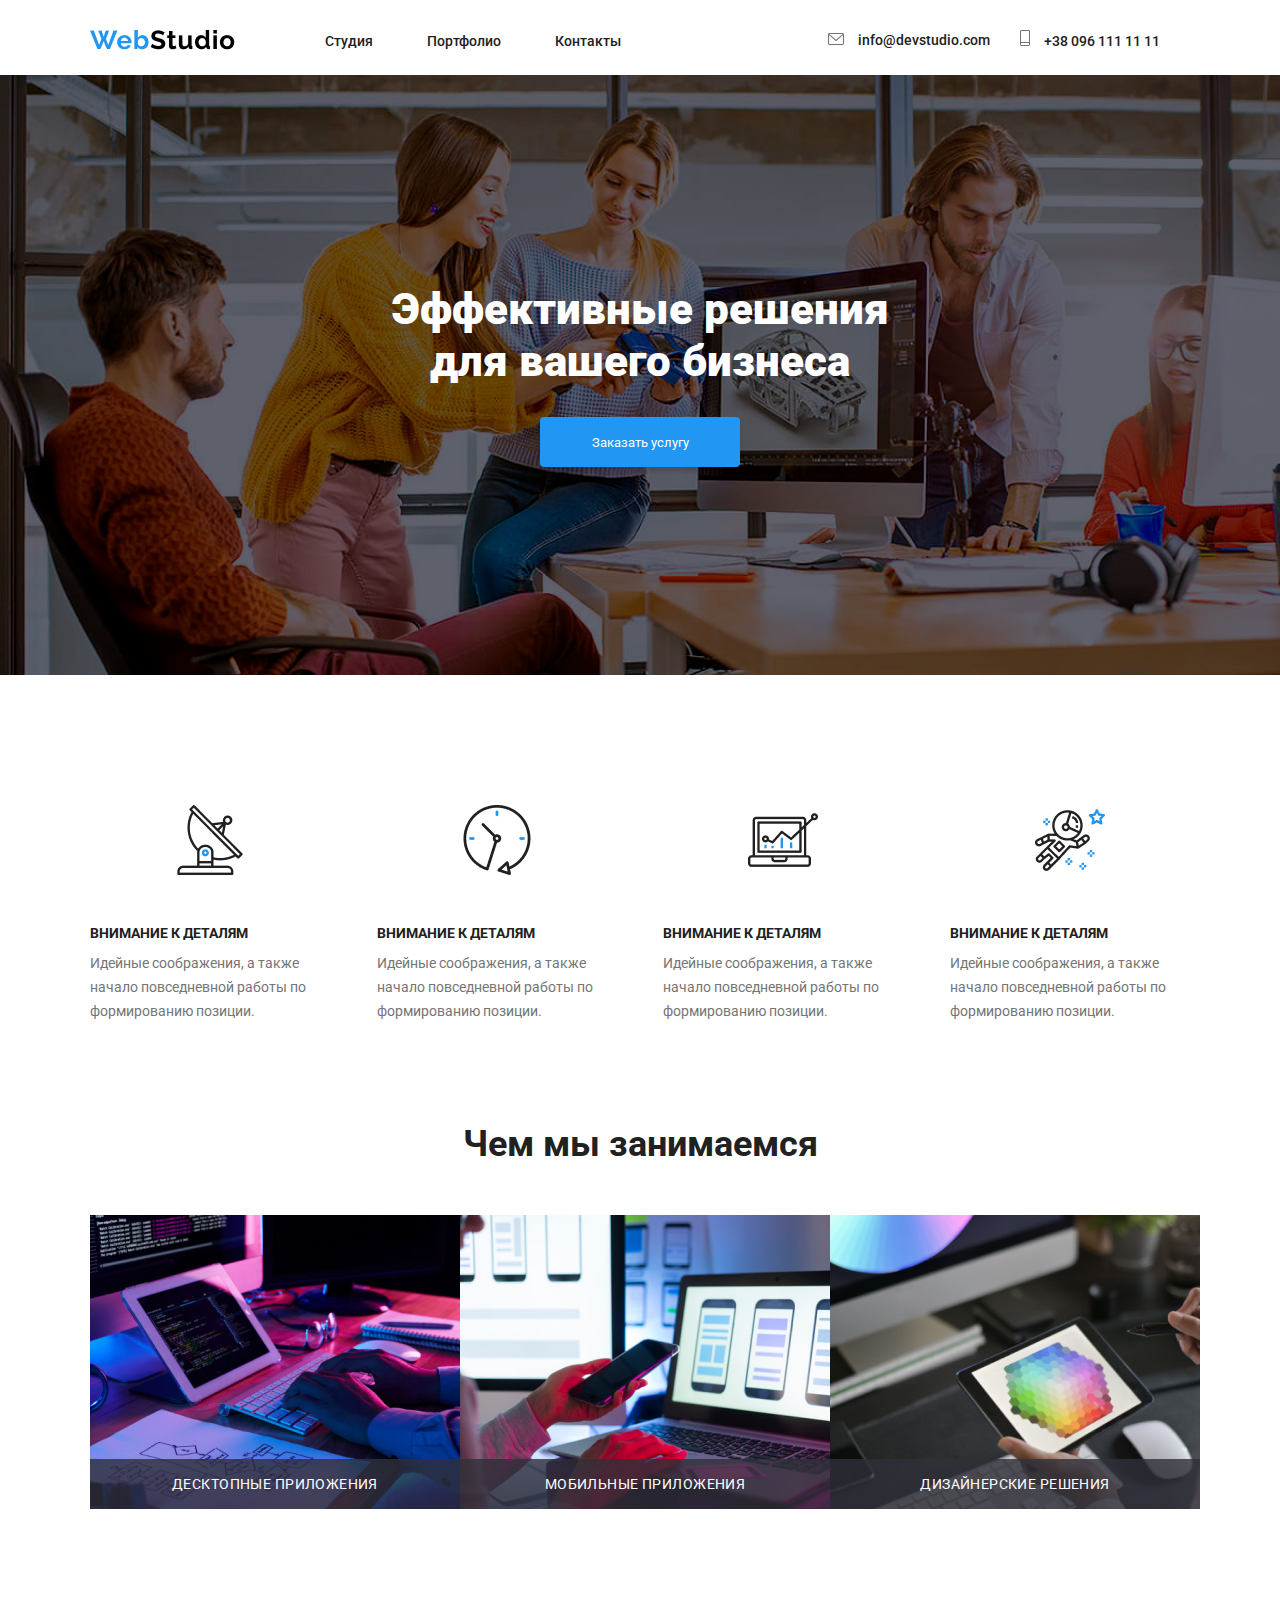
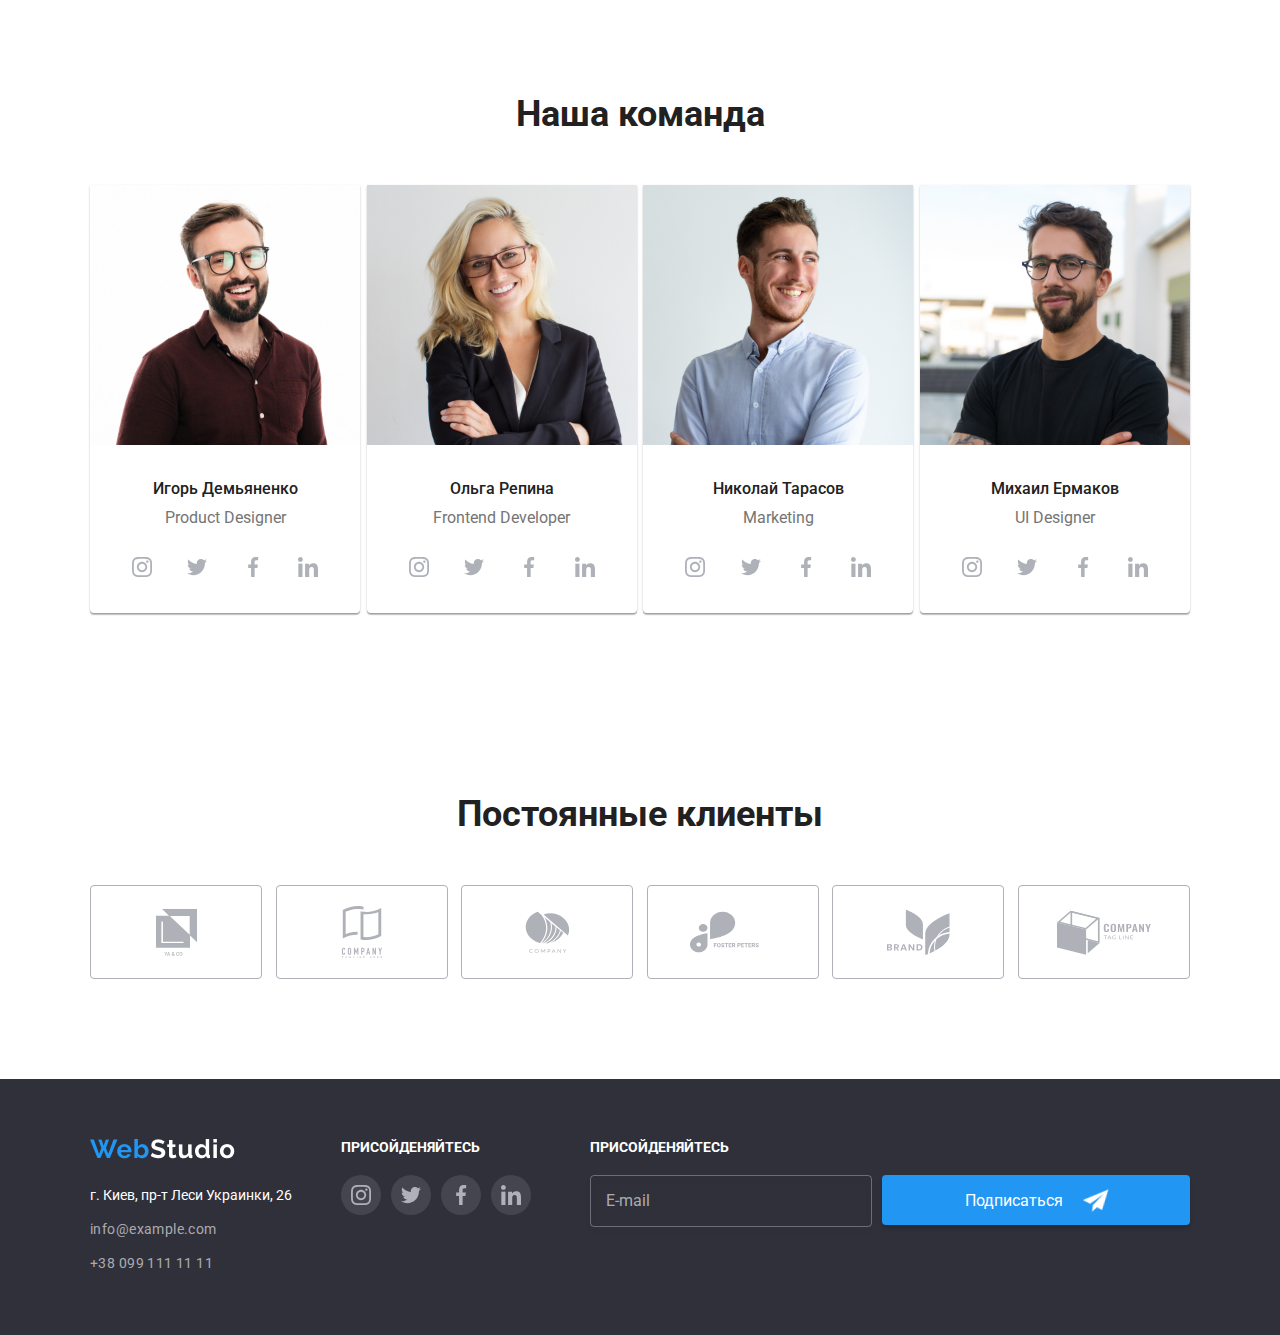
<file: index.html>
<!DOCTYPE html>
<html lang="en">
  <head>
    <meta charset="UTF-8" />
    <meta http-equiv="X-UA-Compatible" content="IE=edge" />
    <meta name="viewport" content="width=device-width, initial-scale=1.0" />
    <link rel="stylesheet" href="./style.css" />
    <link rel="preconnect" href="https://fonts.googleapis.com" />
    <link rel="preconnect" href="https://fonts.gstatic.com" crossorigin />
    <link rel="stylesheet" href="./adaptiv.css" />
    <link
      href="https://fonts.googleapis.com/css2?family=Lato:wght@700;900&family=Roboto:wght@500&display=swap"
      rel="stylesheet"
    />
    <title>WebStudio</title>
  </head>
  <body>
    <!-- header -->
    <section class="header">
      <div class="container">
        <header>
          <!-- burger -->

          <div class="menu">
            <nav class="nav-burger-menu">
              <ul>
                <li>
                  <a class="burger-link" id="home-btn" href="#home">Студия</a>
                </li>

                <li>
                  <a
                    class="burger-link"
                    id="about-me-btn"
                    href="./portfolio.html"
                    >Портфолио</a
                  >
                </li>

                <li>
                  <a class="burger-link" id="skills-btn" href="./event.html"
                    >Контакты</a
                  >
                </li>
              </ul>
            </nav>
            <!-- contact -->
            <div class="burger-contact">
              <a class="tell-burger" href="tel:+38 099 111 11 11"
                >+38 096 111 11 11</a
              >
              <a href="mailto:info@example.com" class="email-contact"
                >info@example.com</a
              >
            </div>
            <!-- social -->
            <div class="burger-social">
              <a class="social-birger-link" href="">Instagram</a>
              <div class="line"></div>
              <a class="social-birger-link" href="">Twitter</a>
              <div class="line"></div>
              <a class="social-birger-link" href="">Facebook</a>
              <div class="line"></div>
              <a class="social-birger-link" href="">LinkedIn</a>
            </div>
          </div>
          <div class="block-span">
            <div class="menu-btn">
              <span></span>
              <span></span>
              <span></span>
            </div>
          </div>
          <!-- burger -->

          <!-- модал -->
          <div id="myModal" class="modal">
            <div class="modal-block">
              <div class="modal-conteiner">
                <div class="modal-body">
                  <div class="modal-header">
                    <a href="">
                      <img
                        id="close"
                        class="close"
                        src="/img/close.png"
                        alt=""
                      />
                    </a>
                  </div>
                  <div class="modal-content">
                    <h1 class="title-modal">
                      Оставьте свои данные, мы вам <br />
                      перезвоним
                    </h1>
                    <div class="modal-forms">
                      <!-- forms -->
                      <!-- block 1 -->
                      <div class="form-block">
                        <p class="p-modal">Имя</p>
                        <div class="form-modal">
                          <input class="modal-input" type="text" />
                          <img
                            class="img-form"
                            src="./img/person-form.png"
                            alt=""
                          />
                        </div>
                      </div>
                      <!-- block 2 -->
                      <div class="form-block">
                        <p class="p-modal">Имя</p>
                        <div class="form-modal">
                          <input class="modal-input" type="text" />
                          <img
                            class="img-form"
                            src="./img/tell for,.png"
                            alt=""
                          />
                        </div>
                      </div>
                      <!-- block 3 -->
                      <div class="form-block">
                        <p class="p-modal">Имя</p>
                        <div class="form-modal">
                          <input class="modal-input" type="text" />
                          <img
                            class="img-form"
                            src="./img/email-form.png"
                            alt=""
                          />
                        </div>
                      </div>

                      <!-- block 3 -->
                      <div class="form-block">
                        <p class="p-modal">Имя</p>
                        <div class="form-modal">
                          <input class="modal-textarea" type="textarea" />
                          <span class="modal-span">Введите текст</span>
                        </div>
                      </div>

                      <!-- forms -->
                    </div>

                    <div class="terms">
                      <input class="checkbox" type="checkbox" />
                      <p class="p-modal">
                        Соглашаюсь с рассылкой и принимаю
                        <a class="modal-link" href="">Условия договора</a>
                      </p>
                    </div>
                    <div class="centre">
                      <button class="home-btn">Заказать услугу</button>
                    </div>
                  </div>
                </div>
              </div>
            </div>
          </div>
          <!-- модал -->

          <div class="header-content">
            <div class="nav-header">
              <img src="./img/WebStudio.png" alt="" class="logo" />
              <nav>
                <a href="" class="nav-link">Студия</a>
                <a href="./portfolio.html" class="nav-link">Портфолио</a>
                <a href="" class="nav-link">Контакты</a>
              </nav>
            </div>
            <div class="header-contact">
              <div class="contact-block">
                <svg
                  class="svg-contact"
                  width="16"
                  height="12"
                  viewBox="0 0 16 12"
                  fill="#757575"
                  xmlns="http://www.w3.org/2000/svg"
                >
                  <path
                    d="M14.5 0H1.50001C0.672854 0 0 0.672853 0 1.50001V10.5C0 11.3271 0.672854 12 1.50001 12H14.5C15.3271 12 16 11.3271 16 10.5V1.50001C16 0.672853 15.3271 0 14.5 0ZM14.5 0.999994C14.5679 0.999994 14.6325 1.01409 14.6916 1.0387L8 6.83838L1.30833 1.0387C1.36742 1.01412 1.43204 0.999994 1.49998 0.999994H14.5ZM14.5 11H1.50001C1.22414 11 0.999996 10.7759 0.999996 10.5V2.09521L7.67236 7.87792C7.76661 7.95944 7.8833 7.99999 8 7.99999C8.1167 7.99999 8.23339 7.95948 8.32764 7.87792L15 2.09521V10.5C15 10.7759 14.7759 11 14.5 11Z"
                  />
                </svg>

                <a class="contact-link" href="mailto:info@example.com"
                  >info@devstudio.com</a
                >
              </div>
              <div class="contact-block">
                <svg
                  class="svg-contact"
                  width="10"
                  height="16"
                  viewBox="0 0 10 16"
                  fill="#757575"
                  xmlns="http://www.w3.org/2000/svg"
                >
                  <path
                    d="M8.5 0H1.5C0.672848 0 0 0.672848 0 1.5V14.5C0 15.3272 0.672848 16 1.5 16H8.5C9.32715 16 10 15.3272 10 14.5V1.5C10 0.672848 9.32715 0 8.5 0ZM1.5 1H8.5C8.77588 1 9 1.22412 9 1.5V12H1V1.5C1 1.22412 1.22412 1 1.5 1ZM8.5 15H1.5C1.22412 15 1 14.7759 1 14.5V13H9V14.5C9 14.7759 8.77588 15 8.5 15Z"
                  />
                </svg>

                <a class="contact-link" href="tel:+38 099 111 11 11"
                  >+38 096 111 11 11</a
                >
              </div>
            </div>
          </div>
        </header>
      </div>
    </section>
    <!-- home -->
    <section class="home">
      <div class="conatainer">
        <div class="home-wrapper">
          <h1 class="title-home">Эффективные решения</h1>
          <h1 class="title-home">для вашего бизнеса</h1>
          <div class="centre">
            <button id="myBtn" class="home-btn">Заказать услугу</button>
          </div>
        </div>
      </div>
    </section>
    <!-- peculiarities -->
    <section class="peculiarities">
      <div class="container">
        <div class="peculiarities-container">
          <div class="peculiarities-wrapper">
            <!-- block1 -->
            <div class="peculiarities-block">
              <div class="centre">
                <img src="./img/peculiarities01.png" alt="" />
              </div>
              <h6 class="peculiarities-title">Внимание к деталям</h6>
              <p class="p-peculiarities">
                Идейные соображения, а также начало повседневной работы по
                формированию позиции.
              </p>
            </div>
            <!-- block2 -->
            <div class="peculiarities-block">
              <div class="centre">
                <img src="./img/peculiarities02.png" alt="" />
              </div>
              <h6 class="peculiarities-title">Внимание к деталям</h6>
              <p class="p-peculiarities">
                Идейные соображения, а также начало повседневной работы по
                формированию позиции.
              </p>
            </div>
            <!-- block3 -->
            <div class="peculiarities-block">
              <div class="centre">
                <img src="./img/peculiarities03.png" alt="" />
              </div>
              <h6 class="peculiarities-title">Внимание к деталям</h6>
              <p class="p-peculiarities">
                Идейные соображения, а также начало повседневной работы по
                формированию позиции.
              </p>
            </div>
            <!-- block4 -->
            <div class="peculiarities-block">
              <div class="centre">
                <img src="./img/peculiarities04.png" alt="" />
              </div>
              <h6 class="peculiarities-title">Внимание к деталям</h6>
              <p class="p-peculiarities">
                Идейные соображения, а также начало повседневной работы по
                формированию позиции.
              </p>
            </div>
          </div>
        </div>
      </div>
    </section>
    <!-- services -->
    <section class="services">
      <div class="container">
        <h1 class="title">Чем мы занимаемся</h1>
        <div class="services-container">
          <div class="services-wrapper">
            <!-- block 1 -->
            <div class="services-block">
              <img class="services-img" src="./img/services01.png" alt="" />
              <div class="service-info">
                <p class="p-service-info">Десктопные приложения</p>
              </div>
            </div>
            <!-- block 2 -->
            <div class="services-block">
              <img class="services-img" src="./img/services02.png" alt="" />
              <div class="service-info">
                <p class="p-service-info">Мобильные приложения</p>
              </div>
            </div>
            <!-- block 3 -->
            <div class="services-block">
              <img class="services-img" src="./img/services03.png" alt="" />
              <div class="service-info">
                <p class="p-service-info">Дизайнерские решения</p>
              </div>
            </div>
          </div>
        </div>
      </div>
    </section>
    <!-- team -->
    <section class="team">
      <div class="container">
        <h1 class="title">Наша команда</h1>
        <div class="team-container">
          <div class="team-wrapper">
            <!-- block 1 -->
            <div class="team-block">
              <img class="img-team" src="./img/teqm01.jpg" alt="" />

              <div class="team-block-content">
                <h6 class="team-title">Игорь Демьяненко</h6>
                <p class="p-team">Product Designer</p>
                <!-- social -->
                <div class="team-social">
                  <!-- instagram -->
                  <div class="icon-elips">
                    <svg
                      class="svg-team"
                      width="20"
                      height="20"
                      viewBox="0 0 20 20"
                      fill="#AFB1B8"
                      xmlns="http://www.w3.org/2000/svg"
                    >
                      <g clip-path="url(#clip0_1_7558)">
                        <path
                          d="M19.9804 5.88005C19.9336 4.81738 19.7617 4.0868 19.5156 3.45374C19.2616 2.78176 18.8709 2.18014 18.359 1.68002C17.8589 1.1721 17.2533 0.777435 16.5891 0.527447C15.9524 0.281274 15.2256 0.109427 14.163 0.0625732C13.0924 0.0117516 12.7525 0 10.0371 0C7.32173 0 6.98185 0.0117516 5.91521 0.0586052C4.85253 0.105459 4.12195 0.277459 3.48904 0.523479C2.81692 0.777435 2.2153 1.16814 1.71517 1.68002C1.20726 2.18014 0.812743 2.78573 0.562603 3.44992C0.31643 4.0868 0.144583 4.81341 0.0977294 5.87609C0.0469078 6.9467 0.0351562 7.28658 0.0351562 10.002C0.0351562 12.7173 0.0469078 13.0572 0.0937614 14.1239C0.140615 15.1865 0.312615 15.9171 0.558787 16.5502C0.812743 17.2221 1.20726 17.8238 1.71517 18.3239C2.2153 18.8318 2.82088 19.2265 3.48508 19.4765C4.12195 19.7226 4.84856 19.8945 5.91139 19.9413C6.97788 19.9883 7.31791 19.9999 10.0333 19.9999C12.7487 19.9999 13.0885 19.9883 14.1552 19.9413C15.2179 19.8945 15.9484 19.7226 16.5813 19.4765C17.9254 18.9568 18.9881 17.8941 19.5078 16.5502C19.7538 15.9133 19.9258 15.1865 19.9727 14.1239C20.0195 13.0572 20.0313 12.7173 20.0313 10.002C20.0313 7.28658 20.0273 6.9467 19.9804 5.88005ZM18.1794 14.0457C18.1364 15.0225 17.9723 15.5499 17.8356 15.9015C17.4995 16.7728 16.808 17.4643 15.9367 17.8004C15.5851 17.9372 15.0538 18.1012 14.0809 18.1441C13.026 18.1911 12.7096 18.2027 10.0411 18.2027C7.37255 18.2027 7.05221 18.1911 6.00113 18.1441C5.02438 18.1012 4.49693 17.9372 4.1453 17.8004C3.71171 17.6402 3.31704 17.3862 2.9967 17.0541C2.6646 16.7298 2.41065 16.3391 2.2504 15.9055C2.11365 15.5539 1.94959 15.0225 1.90671 14.0497C1.8597 12.9948 1.8481 12.6783 1.8481 10.0097C1.8481 7.34122 1.8597 7.02087 1.90671 5.96995C1.94959 4.99319 2.11365 4.46575 2.2504 4.11412C2.41065 3.68038 2.6646 3.28586 3.00067 2.96536C3.32483 2.63327 3.71553 2.37931 4.14927 2.21921C4.5009 2.08247 5.03231 1.9184 6.0051 1.87537C7.05999 1.82851 7.37652 1.81676 10.0449 1.81676C12.7174 1.81676 13.0337 1.82851 14.0848 1.87537C15.0616 1.9184 15.589 2.08247 15.9407 2.21921C16.3742 2.37931 16.7689 2.63327 17.0893 2.96536C17.4213 3.28967 17.6753 3.68038 17.8356 4.11412C17.9723 4.46575 18.1364 4.99701 18.1794 5.96995C18.2263 7.02484 18.238 7.34122 18.238 10.0097C18.238 12.6783 18.2263 12.9908 18.1794 14.0457Z"
                        />
                        <path
                          d="M10.0371 4.8642C7.20074 4.8642 4.89941 7.16537 4.89941 10.0019C4.89941 12.8385 7.20074 15.1396 10.0371 15.1396C12.8737 15.1396 15.1749 12.8385 15.1749 10.0019C15.1749 7.16537 12.8737 4.8642 10.0371 4.8642ZM10.0371 13.3346C8.19702 13.3346 6.70442 11.8422 6.70442 10.0019C6.70442 8.16165 8.19702 6.66921 10.0371 6.66921C11.8774 6.66921 13.3698 8.16165 13.3698 10.0019C13.3698 11.8422 11.8774 13.3346 10.0371 13.3346Z"
                        />
                        <path
                          d="M16.5775 4.6611C16.5775 5.32346 16.0404 5.86052 15.3779 5.86052C14.7155 5.86052 14.1785 5.32346 14.1785 4.6611C14.1785 3.99858 14.7155 3.46167 15.3779 3.46167C16.0404 3.46167 16.5775 3.99858 16.5775 4.6611Z"
                        />
                      </g>
                      <defs>
                        <clipPath id="clip0_1_7558">
                          <rect width="20" height="20" fill="white" />
                        </clipPath>
                      </defs>
                    </svg>
                  </div>
                  <!-- twitter -->
                  <div class="icon-elips">
                    <svg
                      class="svg-team"
                      width="20"
                      height="20"
                      viewBox="0 0 20 20"
                      fill="#AFB1B8"
                      xmlns="http://www.w3.org/2000/svg"
                    >
                      <g clip-path="url(#clip0_1_7552)">
                        <path
                          d="M20 3.79875C19.2563 4.125 18.4637 4.34125 17.6375 4.44625C18.4875 3.93875 19.1363 3.14125 19.4412 2.18C18.6488 2.6525 17.7738 2.98625 16.8412 3.1725C16.0887 2.37125 15.0162 1.875 13.8462 1.875C11.5763 1.875 9.74875 3.7175 9.74875 5.97625C9.74875 6.30125 9.77625 6.61375 9.84375 6.91125C6.435 6.745 3.41875 5.11125 1.3925 2.6225C1.03875 3.23625 0.83125 3.93875 0.83125 4.695C0.83125 6.115 1.5625 7.37375 2.6525 8.1025C1.99375 8.09 1.3475 7.89875 0.8 7.5975C0.8 7.61 0.8 7.62625 0.8 7.6425C0.8 9.635 2.22125 11.29 4.085 11.6712C3.75125 11.7625 3.3875 11.8062 3.01 11.8062C2.7475 11.8062 2.4825 11.7913 2.23375 11.7362C2.765 13.36 4.2725 14.5538 6.065 14.5925C4.67 15.6838 2.89875 16.3412 0.98125 16.3412C0.645 16.3412 0.3225 16.3263 0 16.285C1.81625 17.4563 3.96875 18.125 6.29 18.125C13.835 18.125 17.96 11.875 17.96 6.4575C17.96 6.27625 17.9538 6.10125 17.945 5.9275C18.7588 5.35 19.4425 4.62875 20 3.79875Z"
                        />
                      </g>
                      <defs>
                        <clipPath id="clip0_1_7552">
                          <rect width="20" height="20" fill="white" />
                        </clipPath>
                      </defs>
                    </svg>
                  </div>
                  <!-- facebook -->
                  <div class="icon-elips">
                    <svg
                      class="svg-team"
                      width="20"
                      height="20"
                      viewBox="0 0 20 20"
                      fill="#AFB1B8"
                      xmlns="http://www.w3.org/2000/svg"
                    >
                      <g clip-path="url(#clip0_1_7548)">
                        <path
                          d="M13.3309 3.32083H15.1567V0.140833C14.8417 0.0975 13.7584 0 12.4967 0C9.86422 0 8.06088 1.65583 8.06088 4.69917V7.5H5.15588V11.055H8.06088V20H11.6226V11.0558H14.4101L14.8526 7.50083H11.6217V5.05167C11.6226 4.02417 11.8992 3.32083 13.3309 3.32083Z"
                        />
                      </g>
                      <defs>
                        <clipPath id="clip0_1_7548">
                          <rect width="20" height="20" fill="white" />
                        </clipPath>
                      </defs>
                    </svg>
                  </div>
                  <!-- inkedin -->
                  <div class="icon-elips">
                    <svg
                      class="svg-team"
                      width="20"
                      height="20"
                      viewBox="0 0 20 20"
                      fill="#AFB1B8"
                      xmlns="http://www.w3.org/2000/svg"
                    >
                      <g clip-path="url(#clip0_1_7542)">
                        <path
                          d="M19.9951 20V19.9992H20.0001V12.6642C20.0001 9.07587 19.2276 6.31171 15.0326 6.31171C13.0159 6.31171 11.6626 7.41837 11.1101 8.46754H11.0517V6.64671H7.07422V19.9992H11.2159V13.3875C11.2159 11.6467 11.5459 9.96337 13.7017 9.96337C15.8259 9.96337 15.8576 11.95 15.8576 13.4992V20H19.9951Z"
                        />
                        <path
                          d="M0.329956 6.64746H4.47662V20H0.329956V6.64746Z"
                        />
                        <path
                          d="M2.40167 0C1.07583 0 0 1.07583 0 2.40167C0 3.7275 1.07583 4.82583 2.40167 4.82583C3.7275 4.82583 4.80333 3.7275 4.80333 2.40167C4.8025 1.07583 3.72667 0 2.40167 0V0Z"
                        />
                      </g>
                      <defs>
                        <clipPath id="clip0_1_7542">
                          <rect width="20" height="20" fill="white" />
                        </clipPath>
                      </defs>
                    </svg>
                  </div>
                </div>
              </div>
            </div>
            <!-- block 2 -->
            <div class="team-block">
              <img class="img-team" src="./img/teqm02.jpg" alt="" />

              <div class="team-block-content">
                <h6 class="team-title">Ольга Репина</h6>
                <p class="p-team">Frontend Developer</p>
                <!-- social -->
                <div class="team-social">
                  <!-- instagram -->
                  <div class="icon-elips">
                    <svg
                      class="svg-team"
                      width="20"
                      height="20"
                      viewBox="0 0 20 20"
                      fill="#AFB1B8"
                      xmlns="http://www.w3.org/2000/svg"
                    >
                      <g clip-path="url(#clip0_1_7558)">
                        <path
                          d="M19.9804 5.88005C19.9336 4.81738 19.7617 4.0868 19.5156 3.45374C19.2616 2.78176 18.8709 2.18014 18.359 1.68002C17.8589 1.1721 17.2533 0.777435 16.5891 0.527447C15.9524 0.281274 15.2256 0.109427 14.163 0.0625732C13.0924 0.0117516 12.7525 0 10.0371 0C7.32173 0 6.98185 0.0117516 5.91521 0.0586052C4.85253 0.105459 4.12195 0.277459 3.48904 0.523479C2.81692 0.777435 2.2153 1.16814 1.71517 1.68002C1.20726 2.18014 0.812743 2.78573 0.562603 3.44992C0.31643 4.0868 0.144583 4.81341 0.0977294 5.87609C0.0469078 6.9467 0.0351562 7.28658 0.0351562 10.002C0.0351562 12.7173 0.0469078 13.0572 0.0937614 14.1239C0.140615 15.1865 0.312615 15.9171 0.558787 16.5502C0.812743 17.2221 1.20726 17.8238 1.71517 18.3239C2.2153 18.8318 2.82088 19.2265 3.48508 19.4765C4.12195 19.7226 4.84856 19.8945 5.91139 19.9413C6.97788 19.9883 7.31791 19.9999 10.0333 19.9999C12.7487 19.9999 13.0885 19.9883 14.1552 19.9413C15.2179 19.8945 15.9484 19.7226 16.5813 19.4765C17.9254 18.9568 18.9881 17.8941 19.5078 16.5502C19.7538 15.9133 19.9258 15.1865 19.9727 14.1239C20.0195 13.0572 20.0313 12.7173 20.0313 10.002C20.0313 7.28658 20.0273 6.9467 19.9804 5.88005ZM18.1794 14.0457C18.1364 15.0225 17.9723 15.5499 17.8356 15.9015C17.4995 16.7728 16.808 17.4643 15.9367 17.8004C15.5851 17.9372 15.0538 18.1012 14.0809 18.1441C13.026 18.1911 12.7096 18.2027 10.0411 18.2027C7.37255 18.2027 7.05221 18.1911 6.00113 18.1441C5.02438 18.1012 4.49693 17.9372 4.1453 17.8004C3.71171 17.6402 3.31704 17.3862 2.9967 17.0541C2.6646 16.7298 2.41065 16.3391 2.2504 15.9055C2.11365 15.5539 1.94959 15.0225 1.90671 14.0497C1.8597 12.9948 1.8481 12.6783 1.8481 10.0097C1.8481 7.34122 1.8597 7.02087 1.90671 5.96995C1.94959 4.99319 2.11365 4.46575 2.2504 4.11412C2.41065 3.68038 2.6646 3.28586 3.00067 2.96536C3.32483 2.63327 3.71553 2.37931 4.14927 2.21921C4.5009 2.08247 5.03231 1.9184 6.0051 1.87537C7.05999 1.82851 7.37652 1.81676 10.0449 1.81676C12.7174 1.81676 13.0337 1.82851 14.0848 1.87537C15.0616 1.9184 15.589 2.08247 15.9407 2.21921C16.3742 2.37931 16.7689 2.63327 17.0893 2.96536C17.4213 3.28967 17.6753 3.68038 17.8356 4.11412C17.9723 4.46575 18.1364 4.99701 18.1794 5.96995C18.2263 7.02484 18.238 7.34122 18.238 10.0097C18.238 12.6783 18.2263 12.9908 18.1794 14.0457Z"
                        />
                        <path
                          d="M10.0371 4.8642C7.20074 4.8642 4.89941 7.16537 4.89941 10.0019C4.89941 12.8385 7.20074 15.1396 10.0371 15.1396C12.8737 15.1396 15.1749 12.8385 15.1749 10.0019C15.1749 7.16537 12.8737 4.8642 10.0371 4.8642ZM10.0371 13.3346C8.19702 13.3346 6.70442 11.8422 6.70442 10.0019C6.70442 8.16165 8.19702 6.66921 10.0371 6.66921C11.8774 6.66921 13.3698 8.16165 13.3698 10.0019C13.3698 11.8422 11.8774 13.3346 10.0371 13.3346Z"
                        />
                        <path
                          d="M16.5775 4.6611C16.5775 5.32346 16.0404 5.86052 15.3779 5.86052C14.7155 5.86052 14.1785 5.32346 14.1785 4.6611C14.1785 3.99858 14.7155 3.46167 15.3779 3.46167C16.0404 3.46167 16.5775 3.99858 16.5775 4.6611Z"
                        />
                      </g>
                      <defs>
                        <clipPath id="clip0_1_7558">
                          <rect width="20" height="20" fill="white" />
                        </clipPath>
                      </defs>
                    </svg>
                  </div>
                  <!-- twitter -->
                  <div class="icon-elips">
                    <svg
                      class="svg-team"
                      width="20"
                      height="20"
                      viewBox="0 0 20 20"
                      fill="#AFB1B8"
                      xmlns="http://www.w3.org/2000/svg"
                    >
                      <g clip-path="url(#clip0_1_7552)">
                        <path
                          d="M20 3.79875C19.2563 4.125 18.4637 4.34125 17.6375 4.44625C18.4875 3.93875 19.1363 3.14125 19.4412 2.18C18.6488 2.6525 17.7738 2.98625 16.8412 3.1725C16.0887 2.37125 15.0162 1.875 13.8462 1.875C11.5763 1.875 9.74875 3.7175 9.74875 5.97625C9.74875 6.30125 9.77625 6.61375 9.84375 6.91125C6.435 6.745 3.41875 5.11125 1.3925 2.6225C1.03875 3.23625 0.83125 3.93875 0.83125 4.695C0.83125 6.115 1.5625 7.37375 2.6525 8.1025C1.99375 8.09 1.3475 7.89875 0.8 7.5975C0.8 7.61 0.8 7.62625 0.8 7.6425C0.8 9.635 2.22125 11.29 4.085 11.6712C3.75125 11.7625 3.3875 11.8062 3.01 11.8062C2.7475 11.8062 2.4825 11.7913 2.23375 11.7362C2.765 13.36 4.2725 14.5538 6.065 14.5925C4.67 15.6838 2.89875 16.3412 0.98125 16.3412C0.645 16.3412 0.3225 16.3263 0 16.285C1.81625 17.4563 3.96875 18.125 6.29 18.125C13.835 18.125 17.96 11.875 17.96 6.4575C17.96 6.27625 17.9538 6.10125 17.945 5.9275C18.7588 5.35 19.4425 4.62875 20 3.79875Z"
                        />
                      </g>
                      <defs>
                        <clipPath id="clip0_1_7552">
                          <rect width="20" height="20" fill="white" />
                        </clipPath>
                      </defs>
                    </svg>
                  </div>
                  <!-- facebook -->
                  <div class="icon-elips">
                    <svg
                      class="svg-team"
                      width="20"
                      height="20"
                      viewBox="0 0 20 20"
                      fill="#AFB1B8"
                      xmlns="http://www.w3.org/2000/svg"
                    >
                      <g clip-path="url(#clip0_1_7548)">
                        <path
                          d="M13.3309 3.32083H15.1567V0.140833C14.8417 0.0975 13.7584 0 12.4967 0C9.86422 0 8.06088 1.65583 8.06088 4.69917V7.5H5.15588V11.055H8.06088V20H11.6226V11.0558H14.4101L14.8526 7.50083H11.6217V5.05167C11.6226 4.02417 11.8992 3.32083 13.3309 3.32083Z"
                        />
                      </g>
                      <defs>
                        <clipPath id="clip0_1_7548">
                          <rect width="20" height="20" fill="white" />
                        </clipPath>
                      </defs>
                    </svg>
                  </div>
                  <!-- inkedin -->
                  <div class="icon-elips">
                    <svg
                      class="svg-team"
                      width="20"
                      height="20"
                      viewBox="0 0 20 20"
                      fill="#AFB1B8"
                      xmlns="http://www.w3.org/2000/svg"
                    >
                      <g clip-path="url(#clip0_1_7542)">
                        <path
                          d="M19.9951 20V19.9992H20.0001V12.6642C20.0001 9.07587 19.2276 6.31171 15.0326 6.31171C13.0159 6.31171 11.6626 7.41837 11.1101 8.46754H11.0517V6.64671H7.07422V19.9992H11.2159V13.3875C11.2159 11.6467 11.5459 9.96337 13.7017 9.96337C15.8259 9.96337 15.8576 11.95 15.8576 13.4992V20H19.9951Z"
                        />
                        <path
                          d="M0.329956 6.64746H4.47662V20H0.329956V6.64746Z"
                        />
                        <path
                          d="M2.40167 0C1.07583 0 0 1.07583 0 2.40167C0 3.7275 1.07583 4.82583 2.40167 4.82583C3.7275 4.82583 4.80333 3.7275 4.80333 2.40167C4.8025 1.07583 3.72667 0 2.40167 0V0Z"
                        />
                      </g>
                      <defs>
                        <clipPath id="clip0_1_7542">
                          <rect width="20" height="20" fill="white" />
                        </clipPath>
                      </defs>
                    </svg>
                  </div>
                </div>
              </div>
            </div>
            <!-- block 3 -->
            <div class="team-block">
              <img class="img-team" src="./img/teqm03.jpg" alt="" />

              <div class="team-block-content">
                <h6 class="team-title">Николай Тарасов</h6>
                <p class="p-team">Marketing</p>
                <!-- social -->
                <div class="team-social">
                  <!-- instagram -->
                  <div class="icon-elips">
                    <svg
                      class="svg-team"
                      width="20"
                      height="20"
                      viewBox="0 0 20 20"
                      fill="#AFB1B8"
                      xmlns="http://www.w3.org/2000/svg"
                    >
                      <g clip-path="url(#clip0_1_7558)">
                        <path
                          d="M19.9804 5.88005C19.9336 4.81738 19.7617 4.0868 19.5156 3.45374C19.2616 2.78176 18.8709 2.18014 18.359 1.68002C17.8589 1.1721 17.2533 0.777435 16.5891 0.527447C15.9524 0.281274 15.2256 0.109427 14.163 0.0625732C13.0924 0.0117516 12.7525 0 10.0371 0C7.32173 0 6.98185 0.0117516 5.91521 0.0586052C4.85253 0.105459 4.12195 0.277459 3.48904 0.523479C2.81692 0.777435 2.2153 1.16814 1.71517 1.68002C1.20726 2.18014 0.812743 2.78573 0.562603 3.44992C0.31643 4.0868 0.144583 4.81341 0.0977294 5.87609C0.0469078 6.9467 0.0351562 7.28658 0.0351562 10.002C0.0351562 12.7173 0.0469078 13.0572 0.0937614 14.1239C0.140615 15.1865 0.312615 15.9171 0.558787 16.5502C0.812743 17.2221 1.20726 17.8238 1.71517 18.3239C2.2153 18.8318 2.82088 19.2265 3.48508 19.4765C4.12195 19.7226 4.84856 19.8945 5.91139 19.9413C6.97788 19.9883 7.31791 19.9999 10.0333 19.9999C12.7487 19.9999 13.0885 19.9883 14.1552 19.9413C15.2179 19.8945 15.9484 19.7226 16.5813 19.4765C17.9254 18.9568 18.9881 17.8941 19.5078 16.5502C19.7538 15.9133 19.9258 15.1865 19.9727 14.1239C20.0195 13.0572 20.0313 12.7173 20.0313 10.002C20.0313 7.28658 20.0273 6.9467 19.9804 5.88005ZM18.1794 14.0457C18.1364 15.0225 17.9723 15.5499 17.8356 15.9015C17.4995 16.7728 16.808 17.4643 15.9367 17.8004C15.5851 17.9372 15.0538 18.1012 14.0809 18.1441C13.026 18.1911 12.7096 18.2027 10.0411 18.2027C7.37255 18.2027 7.05221 18.1911 6.00113 18.1441C5.02438 18.1012 4.49693 17.9372 4.1453 17.8004C3.71171 17.6402 3.31704 17.3862 2.9967 17.0541C2.6646 16.7298 2.41065 16.3391 2.2504 15.9055C2.11365 15.5539 1.94959 15.0225 1.90671 14.0497C1.8597 12.9948 1.8481 12.6783 1.8481 10.0097C1.8481 7.34122 1.8597 7.02087 1.90671 5.96995C1.94959 4.99319 2.11365 4.46575 2.2504 4.11412C2.41065 3.68038 2.6646 3.28586 3.00067 2.96536C3.32483 2.63327 3.71553 2.37931 4.14927 2.21921C4.5009 2.08247 5.03231 1.9184 6.0051 1.87537C7.05999 1.82851 7.37652 1.81676 10.0449 1.81676C12.7174 1.81676 13.0337 1.82851 14.0848 1.87537C15.0616 1.9184 15.589 2.08247 15.9407 2.21921C16.3742 2.37931 16.7689 2.63327 17.0893 2.96536C17.4213 3.28967 17.6753 3.68038 17.8356 4.11412C17.9723 4.46575 18.1364 4.99701 18.1794 5.96995C18.2263 7.02484 18.238 7.34122 18.238 10.0097C18.238 12.6783 18.2263 12.9908 18.1794 14.0457Z"
                        />
                        <path
                          d="M10.0371 4.8642C7.20074 4.8642 4.89941 7.16537 4.89941 10.0019C4.89941 12.8385 7.20074 15.1396 10.0371 15.1396C12.8737 15.1396 15.1749 12.8385 15.1749 10.0019C15.1749 7.16537 12.8737 4.8642 10.0371 4.8642ZM10.0371 13.3346C8.19702 13.3346 6.70442 11.8422 6.70442 10.0019C6.70442 8.16165 8.19702 6.66921 10.0371 6.66921C11.8774 6.66921 13.3698 8.16165 13.3698 10.0019C13.3698 11.8422 11.8774 13.3346 10.0371 13.3346Z"
                        />
                        <path
                          d="M16.5775 4.6611C16.5775 5.32346 16.0404 5.86052 15.3779 5.86052C14.7155 5.86052 14.1785 5.32346 14.1785 4.6611C14.1785 3.99858 14.7155 3.46167 15.3779 3.46167C16.0404 3.46167 16.5775 3.99858 16.5775 4.6611Z"
                        />
                      </g>
                      <defs>
                        <clipPath id="clip0_1_7558">
                          <rect width="20" height="20" fill="white" />
                        </clipPath>
                      </defs>
                    </svg>
                  </div>
                  <!-- twitter -->
                  <div class="icon-elips">
                    <svg
                      class="svg-team"
                      width="20"
                      height="20"
                      viewBox="0 0 20 20"
                      fill="#AFB1B8"
                      xmlns="http://www.w3.org/2000/svg"
                    >
                      <g clip-path="url(#clip0_1_7552)">
                        <path
                          d="M20 3.79875C19.2563 4.125 18.4637 4.34125 17.6375 4.44625C18.4875 3.93875 19.1363 3.14125 19.4412 2.18C18.6488 2.6525 17.7738 2.98625 16.8412 3.1725C16.0887 2.37125 15.0162 1.875 13.8462 1.875C11.5763 1.875 9.74875 3.7175 9.74875 5.97625C9.74875 6.30125 9.77625 6.61375 9.84375 6.91125C6.435 6.745 3.41875 5.11125 1.3925 2.6225C1.03875 3.23625 0.83125 3.93875 0.83125 4.695C0.83125 6.115 1.5625 7.37375 2.6525 8.1025C1.99375 8.09 1.3475 7.89875 0.8 7.5975C0.8 7.61 0.8 7.62625 0.8 7.6425C0.8 9.635 2.22125 11.29 4.085 11.6712C3.75125 11.7625 3.3875 11.8062 3.01 11.8062C2.7475 11.8062 2.4825 11.7913 2.23375 11.7362C2.765 13.36 4.2725 14.5538 6.065 14.5925C4.67 15.6838 2.89875 16.3412 0.98125 16.3412C0.645 16.3412 0.3225 16.3263 0 16.285C1.81625 17.4563 3.96875 18.125 6.29 18.125C13.835 18.125 17.96 11.875 17.96 6.4575C17.96 6.27625 17.9538 6.10125 17.945 5.9275C18.7588 5.35 19.4425 4.62875 20 3.79875Z"
                        />
                      </g>
                      <defs>
                        <clipPath id="clip0_1_7552">
                          <rect width="20" height="20" fill="white" />
                        </clipPath>
                      </defs>
                    </svg>
                  </div>
                  <!-- facebook -->
                  <div class="icon-elips">
                    <svg
                      class="svg-team"
                      width="20"
                      height="20"
                      viewBox="0 0 20 20"
                      fill="#AFB1B8"
                      xmlns="http://www.w3.org/2000/svg"
                    >
                      <g clip-path="url(#clip0_1_7548)">
                        <path
                          d="M13.3309 3.32083H15.1567V0.140833C14.8417 0.0975 13.7584 0 12.4967 0C9.86422 0 8.06088 1.65583 8.06088 4.69917V7.5H5.15588V11.055H8.06088V20H11.6226V11.0558H14.4101L14.8526 7.50083H11.6217V5.05167C11.6226 4.02417 11.8992 3.32083 13.3309 3.32083Z"
                        />
                      </g>
                      <defs>
                        <clipPath id="clip0_1_7548">
                          <rect width="20" height="20" fill="white" />
                        </clipPath>
                      </defs>
                    </svg>
                  </div>
                  <!-- inkedin -->
                  <div class="icon-elips">
                    <svg
                      class="svg-team"
                      width="20"
                      height="20"
                      viewBox="0 0 20 20"
                      fill="#AFB1B8"
                      xmlns="http://www.w3.org/2000/svg"
                    >
                      <g clip-path="url(#clip0_1_7542)">
                        <path
                          d="M19.9951 20V19.9992H20.0001V12.6642C20.0001 9.07587 19.2276 6.31171 15.0326 6.31171C13.0159 6.31171 11.6626 7.41837 11.1101 8.46754H11.0517V6.64671H7.07422V19.9992H11.2159V13.3875C11.2159 11.6467 11.5459 9.96337 13.7017 9.96337C15.8259 9.96337 15.8576 11.95 15.8576 13.4992V20H19.9951Z"
                        />
                        <path
                          d="M0.329956 6.64746H4.47662V20H0.329956V6.64746Z"
                        />
                        <path
                          d="M2.40167 0C1.07583 0 0 1.07583 0 2.40167C0 3.7275 1.07583 4.82583 2.40167 4.82583C3.7275 4.82583 4.80333 3.7275 4.80333 2.40167C4.8025 1.07583 3.72667 0 2.40167 0V0Z"
                        />
                      </g>
                      <defs>
                        <clipPath id="clip0_1_7542">
                          <rect width="20" height="20" fill="white" />
                        </clipPath>
                      </defs>
                    </svg>
                  </div>
                </div>
              </div>
            </div>

            <!-- block 4 -->
            <div class="team-block">
              <img class="img-team" src="./img/teqm04.jpg" alt="" />

              <div class="team-block-content">
                <h6 class="team-title">Михаил Ермаков</h6>
                <p class="p-team">UI Designer</p>
                <!-- social -->
                <div class="team-social">
                  <!-- instagram -->
                  <div class="icon-elips">
                    <svg
                      class="svg-team"
                      width="20"
                      height="20"
                      viewBox="0 0 20 20"
                      fill="#AFB1B8"
                      xmlns="http://www.w3.org/2000/svg"
                    >
                      <g clip-path="url(#clip0_1_7558)">
                        <path
                          d="M19.9804 5.88005C19.9336 4.81738 19.7617 4.0868 19.5156 3.45374C19.2616 2.78176 18.8709 2.18014 18.359 1.68002C17.8589 1.1721 17.2533 0.777435 16.5891 0.527447C15.9524 0.281274 15.2256 0.109427 14.163 0.0625732C13.0924 0.0117516 12.7525 0 10.0371 0C7.32173 0 6.98185 0.0117516 5.91521 0.0586052C4.85253 0.105459 4.12195 0.277459 3.48904 0.523479C2.81692 0.777435 2.2153 1.16814 1.71517 1.68002C1.20726 2.18014 0.812743 2.78573 0.562603 3.44992C0.31643 4.0868 0.144583 4.81341 0.0977294 5.87609C0.0469078 6.9467 0.0351562 7.28658 0.0351562 10.002C0.0351562 12.7173 0.0469078 13.0572 0.0937614 14.1239C0.140615 15.1865 0.312615 15.9171 0.558787 16.5502C0.812743 17.2221 1.20726 17.8238 1.71517 18.3239C2.2153 18.8318 2.82088 19.2265 3.48508 19.4765C4.12195 19.7226 4.84856 19.8945 5.91139 19.9413C6.97788 19.9883 7.31791 19.9999 10.0333 19.9999C12.7487 19.9999 13.0885 19.9883 14.1552 19.9413C15.2179 19.8945 15.9484 19.7226 16.5813 19.4765C17.9254 18.9568 18.9881 17.8941 19.5078 16.5502C19.7538 15.9133 19.9258 15.1865 19.9727 14.1239C20.0195 13.0572 20.0313 12.7173 20.0313 10.002C20.0313 7.28658 20.0273 6.9467 19.9804 5.88005ZM18.1794 14.0457C18.1364 15.0225 17.9723 15.5499 17.8356 15.9015C17.4995 16.7728 16.808 17.4643 15.9367 17.8004C15.5851 17.9372 15.0538 18.1012 14.0809 18.1441C13.026 18.1911 12.7096 18.2027 10.0411 18.2027C7.37255 18.2027 7.05221 18.1911 6.00113 18.1441C5.02438 18.1012 4.49693 17.9372 4.1453 17.8004C3.71171 17.6402 3.31704 17.3862 2.9967 17.0541C2.6646 16.7298 2.41065 16.3391 2.2504 15.9055C2.11365 15.5539 1.94959 15.0225 1.90671 14.0497C1.8597 12.9948 1.8481 12.6783 1.8481 10.0097C1.8481 7.34122 1.8597 7.02087 1.90671 5.96995C1.94959 4.99319 2.11365 4.46575 2.2504 4.11412C2.41065 3.68038 2.6646 3.28586 3.00067 2.96536C3.32483 2.63327 3.71553 2.37931 4.14927 2.21921C4.5009 2.08247 5.03231 1.9184 6.0051 1.87537C7.05999 1.82851 7.37652 1.81676 10.0449 1.81676C12.7174 1.81676 13.0337 1.82851 14.0848 1.87537C15.0616 1.9184 15.589 2.08247 15.9407 2.21921C16.3742 2.37931 16.7689 2.63327 17.0893 2.96536C17.4213 3.28967 17.6753 3.68038 17.8356 4.11412C17.9723 4.46575 18.1364 4.99701 18.1794 5.96995C18.2263 7.02484 18.238 7.34122 18.238 10.0097C18.238 12.6783 18.2263 12.9908 18.1794 14.0457Z"
                        />
                        <path
                          d="M10.0371 4.8642C7.20074 4.8642 4.89941 7.16537 4.89941 10.0019C4.89941 12.8385 7.20074 15.1396 10.0371 15.1396C12.8737 15.1396 15.1749 12.8385 15.1749 10.0019C15.1749 7.16537 12.8737 4.8642 10.0371 4.8642ZM10.0371 13.3346C8.19702 13.3346 6.70442 11.8422 6.70442 10.0019C6.70442 8.16165 8.19702 6.66921 10.0371 6.66921C11.8774 6.66921 13.3698 8.16165 13.3698 10.0019C13.3698 11.8422 11.8774 13.3346 10.0371 13.3346Z"
                        />
                        <path
                          d="M16.5775 4.6611C16.5775 5.32346 16.0404 5.86052 15.3779 5.86052C14.7155 5.86052 14.1785 5.32346 14.1785 4.6611C14.1785 3.99858 14.7155 3.46167 15.3779 3.46167C16.0404 3.46167 16.5775 3.99858 16.5775 4.6611Z"
                        />
                      </g>
                      <defs>
                        <clipPath id="clip0_1_7558">
                          <rect width="20" height="20" fill="white" />
                        </clipPath>
                      </defs>
                    </svg>
                  </div>
                  <!-- twitter -->
                  <div class="icon-elips">
                    <svg
                      class="svg-team"
                      width="20"
                      height="20"
                      viewBox="0 0 20 20"
                      fill="#AFB1B8"
                      xmlns="http://www.w3.org/2000/svg"
                    >
                      <g clip-path="url(#clip0_1_7552)">
                        <path
                          d="M20 3.79875C19.2563 4.125 18.4637 4.34125 17.6375 4.44625C18.4875 3.93875 19.1363 3.14125 19.4412 2.18C18.6488 2.6525 17.7738 2.98625 16.8412 3.1725C16.0887 2.37125 15.0162 1.875 13.8462 1.875C11.5763 1.875 9.74875 3.7175 9.74875 5.97625C9.74875 6.30125 9.77625 6.61375 9.84375 6.91125C6.435 6.745 3.41875 5.11125 1.3925 2.6225C1.03875 3.23625 0.83125 3.93875 0.83125 4.695C0.83125 6.115 1.5625 7.37375 2.6525 8.1025C1.99375 8.09 1.3475 7.89875 0.8 7.5975C0.8 7.61 0.8 7.62625 0.8 7.6425C0.8 9.635 2.22125 11.29 4.085 11.6712C3.75125 11.7625 3.3875 11.8062 3.01 11.8062C2.7475 11.8062 2.4825 11.7913 2.23375 11.7362C2.765 13.36 4.2725 14.5538 6.065 14.5925C4.67 15.6838 2.89875 16.3412 0.98125 16.3412C0.645 16.3412 0.3225 16.3263 0 16.285C1.81625 17.4563 3.96875 18.125 6.29 18.125C13.835 18.125 17.96 11.875 17.96 6.4575C17.96 6.27625 17.9538 6.10125 17.945 5.9275C18.7588 5.35 19.4425 4.62875 20 3.79875Z"
                        />
                      </g>
                      <defs>
                        <clipPath id="clip0_1_7552">
                          <rect width="20" height="20" fill="white" />
                        </clipPath>
                      </defs>
                    </svg>
                  </div>
                  <!-- facebook -->
                  <div class="icon-elips">
                    <svg
                      class="svg-team"
                      width="20"
                      height="20"
                      viewBox="0 0 20 20"
                      fill="#AFB1B8"
                      xmlns="http://www.w3.org/2000/svg"
                    >
                      <g clip-path="url(#clip0_1_7548)">
                        <path
                          d="M13.3309 3.32083H15.1567V0.140833C14.8417 0.0975 13.7584 0 12.4967 0C9.86422 0 8.06088 1.65583 8.06088 4.69917V7.5H5.15588V11.055H8.06088V20H11.6226V11.0558H14.4101L14.8526 7.50083H11.6217V5.05167C11.6226 4.02417 11.8992 3.32083 13.3309 3.32083Z"
                        />
                      </g>
                      <defs>
                        <clipPath id="clip0_1_7548">
                          <rect width="20" height="20" fill="white" />
                        </clipPath>
                      </defs>
                    </svg>
                  </div>
                  <!-- inkedin -->
                  <div class="icon-elips">
                    <svg
                      class="svg-team"
                      width="20"
                      height="20"
                      viewBox="0 0 20 20"
                      fill="#AFB1B8"
                      xmlns="http://www.w3.org/2000/svg"
                    >
                      <g clip-path="url(#clip0_1_7542)">
                        <path
                          d="M19.9951 20V19.9992H20.0001V12.6642C20.0001 9.07587 19.2276 6.31171 15.0326 6.31171C13.0159 6.31171 11.6626 7.41837 11.1101 8.46754H11.0517V6.64671H7.07422V19.9992H11.2159V13.3875C11.2159 11.6467 11.5459 9.96337 13.7017 9.96337C15.8259 9.96337 15.8576 11.95 15.8576 13.4992V20H19.9951Z"
                        />
                        <path
                          d="M0.329956 6.64746H4.47662V20H0.329956V6.64746Z"
                        />
                        <path
                          d="M2.40167 0C1.07583 0 0 1.07583 0 2.40167C0 3.7275 1.07583 4.82583 2.40167 4.82583C3.7275 4.82583 4.80333 3.7275 4.80333 2.40167C4.8025 1.07583 3.72667 0 2.40167 0V0Z"
                        />
                      </g>
                      <defs>
                        <clipPath id="clip0_1_7542">
                          <rect width="20" height="20" fill="white" />
                        </clipPath>
                      </defs>
                    </svg>
                  </div>
                </div>
              </div>
            </div>
          </div>
        </div>
      </div>
    </section>
    <!-- client -->
    <section class="client">
      <div class="container">
        <h1 class="title">Постоянные клиенты</h1>
        <div class="client-container">
          <div class="client-wrapper">
            <!-- client 1 -->
            <div class="client-block">
              <svg
                class="svg-client"
                width="41"
                height="47"
                viewBox="0 0 41 47"
                fill="#AFB1B8"
                xmlns="http://www.w3.org/2000/svg"
              >
                <path
                  fill-rule="evenodd"
                  clip-rule="evenodd"
                  d="M6 0L13.0078 6.63413L0 6.62646V38.8137H34V26.507L41 33.1338V0H6ZM33.6924 25.7283L13.8226 6.91796H33.6924V25.7283ZM27.5231 34.1055H5.38008V12.4579H6.9453V32.6397H27.5231V34.1055ZM10.6089 43.0991L9.79102 44.7837L8.97314 43.0991H8.28711L9.48096 45.3452V46.6538H10.1011V45.3452L11.2925 43.0991H10.6089ZM11.6367 46.6538L11.9248 45.8262H13.3018L13.5923 46.6538H14.2368L12.8916 43.0991H12.3374L10.9946 46.6538H11.6367ZM12.6133 43.8535L13.1284 45.3281H12.0981L12.6133 43.8535ZM15.8701 45.2427C15.7806 45.3794 15.7358 45.5299 15.7358 45.6943C15.7358 45.9938 15.8408 46.2371 16.0508 46.4243C16.2624 46.6099 16.5439 46.7026 16.8955 46.7026C17.2471 46.7026 17.5498 46.6074 17.8037 46.417L18.0039 46.6538H18.6924L18.1699 46.0361C18.375 45.7562 18.4775 45.3973 18.4775 44.9595H17.9624C17.9624 45.1987 17.9128 45.416 17.8135 45.6113L17.1274 44.8008L17.3691 44.625C17.54 44.5013 17.6629 44.3776 17.7378 44.2539C17.8127 44.1286 17.8501 43.9919 17.8501 43.8438C17.8501 43.6191 17.7671 43.4312 17.6011 43.2798C17.4367 43.1268 17.2251 43.0503 16.9663 43.0503C16.6798 43.0503 16.452 43.1317 16.2827 43.2944C16.1134 43.4556 16.0288 43.6753 16.0288 43.9536C16.0288 44.0675 16.0557 44.1855 16.1094 44.3076C16.1647 44.4297 16.2616 44.5778 16.3999 44.752C16.1362 44.9408 15.9596 45.1043 15.8701 45.2427ZM17.4741 46.0288C17.3 46.1623 17.1128 46.229 16.9126 46.229C16.7352 46.229 16.5936 46.1777 16.4878 46.0752C16.382 45.9727 16.3291 45.8392 16.3291 45.6748C16.3291 45.4844 16.4268 45.3151 16.6221 45.167L16.6978 45.1133L17.4741 46.0288ZM16.8369 44.4541C16.6693 44.2474 16.5854 44.0757 16.5854 43.939C16.5854 43.8201 16.6196 43.7217 16.688 43.6436C16.7563 43.5654 16.8483 43.5264 16.9639 43.5264C17.0713 43.5264 17.16 43.5597 17.23 43.6265C17.3 43.6916 17.335 43.7705 17.335 43.8633C17.335 44.0033 17.2845 44.118 17.1836 44.2075L17.1079 44.2686L16.8369 44.4541ZM22.623 46.3853C22.8672 46.172 23.0072 45.8758 23.043 45.4966H22.4277C22.3952 45.7505 22.3179 45.932 22.1958 46.041C22.0737 46.1501 21.8914 46.2046 21.6489 46.2046C21.3836 46.2046 21.1818 46.1037 21.0435 45.9019C20.9067 45.7 20.8384 45.4071 20.8384 45.0229V44.708C20.8416 44.3288 20.9149 44.0415 21.0581 43.8462C21.203 43.6493 21.4097 43.5508 21.6782 43.5508C21.9093 43.5508 22.0843 43.6077 22.2031 43.7217C22.3236 43.834 22.3984 44.0179 22.4277 44.2734H23.043C23.0039 43.8844 22.8647 43.5833 22.6255 43.3701C22.3862 43.1569 22.0705 43.0503 21.6782 43.0503C21.3869 43.0503 21.1297 43.1195 20.9067 43.2578C20.6854 43.3962 20.5153 43.5931 20.3965 43.8486C20.2777 44.1042 20.2183 44.3996 20.2183 44.7349V45.0669C20.2231 45.394 20.2842 45.6813 20.4014 45.9287C20.5186 46.1761 20.6846 46.3674 20.8994 46.5024C21.1159 46.6359 21.3657 46.7026 21.6489 46.7026C22.0542 46.7026 22.3789 46.5968 22.623 46.3853ZM26.2534 45.8872C26.3739 45.6235 26.4341 45.3175 26.4341 44.9692V44.7715C26.4325 44.4248 26.3706 44.1213 26.2485 43.8608C26.1265 43.5988 25.9531 43.3986 25.7285 43.2603C25.5055 43.1203 25.2492 43.0503 24.9595 43.0503C24.6698 43.0503 24.4126 43.1211 24.188 43.2627C23.965 43.4027 23.7917 43.6053 23.668 43.8706C23.5459 44.1359 23.4849 44.4419 23.4849 44.7886V44.9888C23.4865 45.3289 23.5483 45.6292 23.6704 45.8896C23.7941 46.1501 23.9683 46.3511 24.1929 46.4927C24.4191 46.6326 24.6763 46.7026 24.9644 46.7026C25.2557 46.7026 25.5129 46.6326 25.7358 46.4927C25.9604 46.3511 26.133 46.1493 26.2534 45.8872ZM25.5918 43.8779C25.7415 44.0879 25.8164 44.3898 25.8164 44.7837V44.9692C25.8164 45.3696 25.7423 45.674 25.5942 45.8823C25.4478 46.0907 25.2378 46.1948 24.9644 46.1948C24.6942 46.1948 24.4826 46.0882 24.3296 45.875C24.1782 45.6618 24.1025 45.3599 24.1025 44.9692V44.7642C24.1058 44.3817 24.1823 44.0863 24.332 43.8779C24.4834 43.668 24.6925 43.563 24.9595 43.563C25.2329 43.563 25.4437 43.668 25.5918 43.8779Z"
                />
              </svg>
            </div>
            <!-- client 2 -->
            <div class="client-block">
              <svg
                class="svg-client"
                width="40"
                height="52"
                viewBox="0 0 40 52"
                fill="#AFB1B8"
                xmlns="http://www.w3.org/2000/svg"
              >
                <path
                  fill-rule="evenodd"
                  clip-rule="evenodd"
                  d="M17.1136 2.93452H16.977C16.7671 2.92181 16.5571 2.91672 16.3471 2.91163H16.3471H16.3269H15.8918C15.4946 2.91163 15.0898 2.92181 14.6876 2.94215C14.6573 2.93994 14.6269 2.93994 14.5966 2.94215C10.9522 3.14863 7.38171 4.05951 4.08049 5.62492L3.6479 5.83344V27.9746L4.65979 27.6313C5.54773 27.3261 6.49384 27.0515 7.47285 26.7972C10.1193 26.1178 12.8367 25.7567 15.568 25.7216V28.6306C15.2062 28.6332 14.8546 28.6434 14.503 28.6612H14.4195C12.3175 28.7765 10.2317 29.0967 8.19129 29.6173C5.60716 30.2643 3.11433 31.2357 0.771606 32.5086V4.11189C3.20469 2.69275 5.82533 1.62687 8.55557 0.945963C10.9527 0.327052 13.4169 0.00930695 15.8918 0H16.3193C16.8303 0.0127146 17.3287 0.0356008 17.7967 0.0712015C19.0297 0.157776 20.2528 0.352628 21.4521 0.653528V3.51685C20.2874 3.24551 19.1032 3.06695 17.9105 2.98284C17.8863 2.98079 17.8621 2.97872 17.8379 2.97666C17.5911 2.95561 17.344 2.93452 17.1136 2.93452ZM22.1528 5.86138C22.7877 5.9097 23.4455 5.93259 24.1108 5.93259C26.7125 5.92307 29.3031 5.59083 31.8239 4.94339C34.4068 4.29396 36.8986 3.32178 39.2411 2.04956V29.9402C36.8067 31.3585 34.1853 32.4243 31.4546 33.1061C29.0571 33.7227 26.5931 34.0395 24.1184 34.0496C22.2433 34.0647 20.3737 33.8443 18.553 33.3935V5.32229C18.983 5.42146 19.4257 5.51301 19.876 5.58929C20.6147 5.7139 21.3939 5.80544 22.1528 5.86138ZM36.3471 6.07753L35.3352 6.41828C34.4042 6.73106 33.4657 7.01078 32.5221 7.25998C29.7749 7.96596 26.9514 8.3281 24.1158 8.33818C23.4556 8.33818 22.8485 8.32038 22.2616 8.28224L21.4546 8.22883V28.3178V31.0057L22.1477 31.0667C22.7903 31.1227 23.4531 31.1506 24.1209 31.1506C26.3544 31.1412 28.5781 30.8533 30.7412 30.2937C32.5223 29.8469 34.2552 29.2243 35.9145 28.4348L36.3471 28.2263V6.07753Z"
                />
                <path
                  d="M2.73713 42.2124C2.59166 42.0615 2.41629 41.943 2.22236 41.8646C2.02844 41.7862 1.82029 41.7496 1.61141 41.7572C1.38879 41.7542 1.16781 41.7957 0.961267 41.8793C0.771901 41.9547 0.599767 42.068 0.455322 42.2124C0.312451 42.3572 0.201292 42.5304 0.128988 42.721C0.0496792 42.9207 0.0101425 43.1341 0.0126205 43.3491V47.1431C0.00357283 47.4104 0.0545882 47.6764 0.161874 47.9212C0.251433 48.1156 0.380725 48.2889 0.541333 48.4298C0.692953 48.5575 0.870978 48.6495 1.06246 48.6994C1.24694 48.7512 1.43755 48.7777 1.62911 48.7782C1.84041 48.7803 2.04953 48.7351 2.24131 48.646C2.43095 48.563 2.60277 48.4438 2.74725 48.295C2.88814 48.1476 3.00052 47.9752 3.07865 47.7864C3.15973 47.5951 3.20105 47.3892 3.20007 47.1812V46.7566H2.20842V47.0948C2.21137 47.2103 2.1916 47.3252 2.15024 47.433C2.11794 47.5137 2.06877 47.5866 2.00604 47.6466C1.94461 47.6962 1.87416 47.7334 1.79861 47.7559C1.73164 47.7782 1.6617 47.7902 1.59117 47.7915C1.50263 47.8018 1.41296 47.7885 1.33122 47.7527C1.24948 47.717 1.17858 47.6602 1.1257 47.5881C1.03222 47.4356 0.986395 47.2585 0.994154 47.0795V43.5423C0.988002 43.3462 1.02969 43.1515 1.11558 42.9753C1.16706 42.8952 1.2399 42.8313 1.32578 42.7908C1.41166 42.7503 1.50713 42.7349 1.60129 42.7464C1.68676 42.7434 1.7717 42.7612 1.84881 42.7984C1.92591 42.8356 1.99289 42.8911 2.04399 42.96C2.15496 43.1057 2.21298 43.2852 2.20842 43.4686V43.7966H3.18995V43.4101C3.19195 43.1831 3.15073 42.9578 3.06853 42.7464C2.99527 42.5476 2.88251 42.3659 2.73713 42.2124V42.2124Z"
                />
                <path
                  d="M8.62892 42.1691C8.31271 41.9021 7.91362 41.7546 7.50066 41.7521C7.29868 41.7529 7.09838 41.7891 6.9087 41.8589C6.71613 41.9279 6.53841 42.0332 6.38505 42.1691C6.22076 42.3168 6.08968 42.498 6.00053 42.7006C5.90063 42.9323 5.85146 43.183 5.85634 43.4355V47.0744C5.8495 47.3304 5.89873 47.5847 6.00053 47.8195C6.09028 48.0151 6.22152 48.1887 6.38505 48.328C6.53665 48.4688 6.71468 48.5777 6.9087 48.6485C7.09838 48.7183 7.29868 48.7544 7.50066 48.7553C7.70269 48.7549 7.90307 48.7187 8.09262 48.6485C8.28995 48.5767 8.47195 48.468 8.62892 48.328C8.7871 48.1861 8.91454 48.013 9.00332 47.8195C9.10512 47.5847 9.15435 47.3304 9.14751 47.0744V43.4355C9.15239 43.183 9.10322 42.9323 9.00332 42.7006C8.91505 42.5001 8.78775 42.3194 8.62892 42.1691V42.1691ZM8.16598 47.0744C8.17434 47.1714 8.16095 47.269 8.1268 47.3601C8.09265 47.4512 8.03861 47.5334 7.96866 47.6008C7.83768 47.7106 7.67251 47.7708 7.50193 47.7708C7.33135 47.7708 7.16617 47.7106 7.03519 47.6008C6.96524 47.5334 6.9112 47.4512 6.87705 47.3601C6.8429 47.269 6.82952 47.1714 6.83787 47.0744V43.4355C6.82952 43.3385 6.8429 43.2409 6.87705 43.1498C6.9112 43.0587 6.96524 42.9764 7.03519 42.9091C7.16617 42.7993 7.33135 42.7391 7.50193 42.7391C7.67251 42.7391 7.83768 42.7993 7.96866 42.9091C8.03861 42.9764 8.09265 43.0587 8.1268 43.1498C8.16095 43.2409 8.17434 43.3385 8.16598 43.4355V47.0744Z"
                />
                <path
                  d="M16.3673 48.6994V41.8107H15.4136L14.1614 45.4572H14.1437L12.8813 41.8107H11.9377V48.6994H12.9218V44.5087H12.9395L13.9033 47.4712H14.3941L15.3655 44.5087H15.3832V48.6994H16.3673Z"
                />
                <path
                  d="M21.9581 42.2937C21.8065 42.1237 21.6153 41.9943 21.4015 41.9173C21.1712 41.8424 20.9302 41.8063 20.6881 41.8105H19.226V48.6993H20.2075V46.0089H20.7134C21.0197 46.0228 21.3244 45.958 21.5988 45.8207C21.822 45.6968 22.0081 45.515 22.1377 45.2943C22.2512 45.1111 22.3277 44.9071 22.3628 44.6942C22.4014 44.435 22.4192 44.173 22.4159 43.911C22.4255 43.5802 22.3932 43.2495 22.3198 42.9269C22.2543 42.6885 22.1299 42.4706 21.9581 42.2937V42.2937ZM21.4521 44.3941C21.4479 44.5188 21.4168 44.6412 21.361 44.7527C21.3049 44.8586 21.2162 44.9434 21.1081 44.9942C20.9627 45.0593 20.8041 45.0889 20.6451 45.0807H20.1974V42.7387H20.7033C20.8557 42.7312 21.0075 42.7609 21.146 42.8251C21.2475 42.8834 21.3281 42.9724 21.3762 43.0794C21.4299 43.2004 21.4591 43.331 21.4622 43.4634C21.4622 43.6084 21.4622 43.7609 21.4622 43.9211C21.4622 44.0813 21.4723 44.2466 21.4622 44.3941H21.4521Z"
                />
                <path
                  d="M26.6077 41.8107H25.8032L24.2854 48.6994H25.2669L25.5553 47.2194H26.8935L27.1819 48.6994H28.1635L26.6077 41.8107ZM25.702 46.2811L26.1852 43.784H26.2029L26.6836 46.2811H25.702Z"
                />
                <path
                  d="M32.9497 45.9607H32.932L31.4496 41.8107H30.506V48.6994H31.4875V44.557H31.5078L33.0079 48.6994H33.9312V41.8107H32.9497V45.9607Z"
                />
                <path
                  d="M38.9476 41.8107L38.1583 44.5494H38.1381L37.3488 41.8107H36.3091L37.6574 45.7878V48.6994H38.639V45.7878L39.9873 41.8107H38.9476Z"
                />
                <path
                  d="M0 50.6445H0.473058V51.9719H0.794333V50.6445H1.26486V50.3724H0V50.6445Z"
                />
                <path
                  d="M3.97672 50.3724L3.35693 51.9719H3.69845L3.82999 51.6083H4.46748L4.60409 51.9719H4.95319L4.31823 50.3724H3.97672ZM3.92612 51.3387L4.14368 50.7462L4.36123 51.3387H3.92612Z"
                />
                <path
                  d="M7.90793 51.3821H8.27727V51.5881C8.16941 51.6746 8.03576 51.722 7.89781 51.7229C7.8333 51.7265 7.76886 51.7145 7.70988 51.688C7.65091 51.6614 7.59911 51.6211 7.55883 51.5703C7.47402 51.4485 7.43217 51.3017 7.43993 51.1533C7.43993 50.7973 7.59424 50.6193 7.90034 50.6193C7.98091 50.6112 8.06168 50.6325 8.12804 50.6791C8.19439 50.7257 8.24194 50.7947 8.26209 50.8735L8.57831 50.8125C8.51001 50.4997 8.28486 50.3421 7.90034 50.3421C7.69468 50.3366 7.4947 50.4103 7.34127 50.5481C7.26069 50.6276 7.19834 50.7239 7.15858 50.8302C7.11882 50.9365 7.10261 51.0502 7.11107 51.1634C7.10175 51.3823 7.17493 51.5966 7.31598 51.7636C7.39434 51.8444 7.4892 51.9071 7.59401 51.9475C7.69883 51.9879 7.8111 52.0049 7.92311 51.9975C8.17338 52.0045 8.41652 51.9133 8.60108 51.7432V51.1126H7.90793V51.3821Z"
                />
                <path
                  d="M11.9226 50.3724H11.5988V51.9719H12.7194V51.6998H11.9226V50.3724Z"
                />
                <path d="M15.3175 50.3724H14.9937V51.9719H15.3175V50.3724Z" />
                <path
                  d="M18.6365 51.4405L17.9813 50.3724H17.6676V51.9719H17.9686V50.9268L18.6112 51.9719H18.9325V50.3724H18.6365V51.4405Z"
                />
                <path
                  d="M21.6368 51.2675H22.4337V50.9954H21.6368V50.6445H22.4944V50.3724H21.313V51.9719H22.5273V51.6998H21.6368V51.2675Z"
                />
                <path
                  d="M28.9122 51.0031H28.2823V50.3724H27.9611V51.9719H28.2823V51.2726H28.9122V51.9719H29.2335V50.3724H28.9122V51.0031Z"
                />
                <path
                  d="M31.9302 51.2675H32.7296V50.9954H31.9302V50.6445H32.7903V50.3724H31.6089V51.9719H32.8206V51.6998H31.9302V51.2675Z"
                />
                <path
                  d="M36.0233 51.2676C36.3015 51.2244 36.4432 51.0769 36.4432 50.8226C36.4513 50.7546 36.441 50.6856 36.4134 50.623C36.3858 50.5603 36.3419 50.5063 36.2863 50.4666C36.1415 50.3938 35.9799 50.3614 35.8183 50.3725H35.1404V51.972H35.4617V51.3032H35.5249C35.5934 51.299 35.6619 51.3112 35.7247 51.3388C35.7717 51.3678 35.8108 51.4079 35.8386 51.4558L36.1877 51.9644H36.5722L36.3774 51.6516C36.2913 51.4972 36.1699 51.3656 36.0233 51.2676V51.2676ZM35.6994 51.0464H35.4617V50.6446H35.7146C35.8248 50.6357 35.9357 50.6486 36.041 50.6827C36.0644 50.7034 36.0828 50.7291 36.095 50.7579C36.1072 50.7867 36.1127 50.8179 36.1113 50.8492C36.1098 50.8804 36.1014 50.911 36.0866 50.9385C36.0718 50.966 36.051 50.9899 36.0258 51.0082C35.9202 51.0406 35.8096 51.0535 35.6994 51.0464V51.0464Z"
                />
                <path
                  d="M39.1096 51.2675H39.9064V50.9954H39.1096V50.6445H39.9697V50.3724H38.7858V51.9719H40V51.6998H39.1096V51.2675Z"
                />
              </svg>
            </div>
            <!-- client 3 -->
            <div class="client-block">
              <svg
                class="svg-client"
                width="45"
                height="42"
                viewBox="0 0 45 42"
                fill="#AFB1B8"
                xmlns="http://www.w3.org/2000/svg"
              >
                <path
                  d="M7.40628 41.1014C7.42219 41.1018 7.43786 41.1049 7.45238 41.1106C7.46689 41.1163 7.47995 41.1245 7.4908 41.1346L7.70892 41.3431C7.53961 41.5118 7.33035 41.6468 7.09546 41.7388C6.82039 41.8391 6.52394 41.8875 6.22572 41.8809C5.94548 41.8859 5.66705 41.8408 5.40777 41.7482C5.17389 41.6632 4.96376 41.5356 4.79159 41.3739C4.61588 41.2062 4.48054 41.0096 4.39353 40.7958C4.29824 40.5574 4.25119 40.3065 4.25448 40.0542C4.25061 39.8003 4.30147 39.548 4.40443 39.3103C4.49968 39.0951 4.64335 38.8986 4.82704 38.7322C5.01321 38.5691 5.23592 38.4408 5.48139 38.3555C5.74992 38.265 6.03588 38.22 6.32387 38.2228C6.59138 38.2172 6.85747 38.2582 7.10637 38.3436C7.32231 38.425 7.52058 38.538 7.69256 38.6777L7.50988 38.9004C7.49726 38.9161 7.48158 38.9297 7.46353 38.9407C7.44198 38.9535 7.41593 38.9594 7.38992 38.9573C7.36162 38.9556 7.33434 38.9474 7.31085 38.9336L7.2127 38.8743L7.07637 38.7985C7.01753 38.7704 6.95649 38.7458 6.8937 38.7251C6.81283 38.6999 6.72989 38.6801 6.64559 38.6659C6.5386 38.6487 6.42992 38.6408 6.32114 38.6422C6.11376 38.6399 5.90796 38.6737 5.71587 38.7417C5.53672 38.8046 5.37501 38.8999 5.24146 39.0212C5.10551 39.1503 5.00074 39.3018 4.93337 39.4667C4.85658 39.6553 4.81874 39.8542 4.82158 40.0542C4.81831 40.2574 4.85615 40.4595 4.93337 40.6513C4.9999 40.8147 5.10272 40.9653 5.23601 41.0943C5.36088 41.2146 5.51567 41.3086 5.6886 41.3692C5.86657 41.4333 6.0576 41.4655 6.25025 41.4639C6.36154 41.4654 6.47278 41.4591 6.58288 41.445C6.76267 41.4259 6.93513 41.3716 7.08728 41.2862C7.16359 41.2425 7.23563 41.1934 7.30267 41.1393C7.3307 41.1161 7.36756 41.1026 7.40628 41.1014V41.1014Z"
                />
                <path
                  d="M13.7044 40.0538C13.7078 40.3052 13.6579 40.5549 13.5572 40.7906C13.4684 41.0043 13.3284 41.1993 13.1465 41.3626C12.9646 41.526 12.745 41.654 12.5021 41.7382C11.9683 41.9151 11.3782 41.9151 10.8444 41.7382C10.603 41.6527 10.3848 41.5244 10.2037 41.3615C10.0219 41.1952 9.88095 40.9985 9.78927 40.7835C9.59287 40.3063 9.59287 39.7847 9.78927 39.3075C9.88228 39.0923 10.0231 38.8951 10.2037 38.7271C10.3864 38.5694 10.6045 38.446 10.8444 38.3647C11.3775 38.1846 11.969 38.1846 12.5021 38.3647C12.7443 38.4501 12.9634 38.5784 13.1455 38.7413C13.325 38.906 13.465 39.1001 13.5572 39.3123C13.6582 39.5495 13.7081 39.8009 13.7044 40.0538ZM13.1319 40.0538C13.1362 39.8527 13.1011 39.6524 13.0283 39.4615C12.9672 39.298 12.8679 39.1472 12.7366 39.0185C12.6087 38.8968 12.4513 38.8013 12.2758 38.739C11.8879 38.6094 11.4586 38.6094 11.0707 38.739C10.8952 38.8013 10.7378 38.8968 10.6099 39.0185C10.4768 39.1464 10.3764 39.2974 10.3155 39.4615C10.1768 39.8472 10.1768 40.2604 10.3155 40.6461C10.377 40.8099 10.4773 40.9608 10.6099 41.0891C10.7379 41.2101 10.8953 41.3047 11.0707 41.3662C11.4593 41.4925 11.8872 41.4925 12.2758 41.3662C12.4512 41.3047 12.6086 41.2101 12.7366 41.0891C12.8673 40.9601 12.9665 40.8094 13.0283 40.6461C13.1015 40.4552 13.1365 40.2549 13.1319 40.0538V40.0538Z"
                />
                <path
                  d="M18.0013 40.6748L18.0586 40.8074C18.0804 40.76 18.0995 40.7174 18.1213 40.6748C18.1421 40.6302 18.1657 40.5867 18.1922 40.5445L19.5854 38.3439C19.6127 38.306 19.6372 38.2823 19.6645 38.2752C19.7015 38.2654 19.7403 38.2614 19.779 38.2634H20.1907V41.8426H19.7026V39.2109C19.7026 39.1777 19.7026 39.1398 19.7026 39.0995C19.7 39.0585 19.7 39.0174 19.7026 38.9764L18.3012 41.2077C18.2834 41.2412 18.255 41.2694 18.2192 41.2892C18.1834 41.3089 18.1418 41.3193 18.0995 41.3191H18.0204C17.9779 41.3196 17.9362 41.3093 17.9004 41.2896C17.8646 41.2698 17.8362 41.2413 17.8186 41.2077L16.3763 38.9622C16.3763 39.0048 16.3763 39.0474 16.3763 39.0901C16.3763 39.1327 16.3763 39.1706 16.3763 39.2038V41.8355H15.9047V38.2634H16.3164C16.355 38.2614 16.3938 38.2654 16.4309 38.2752C16.4647 38.2898 16.4916 38.314 16.5072 38.3439L17.9304 40.5469C17.9584 40.5876 17.9821 40.6304 18.0013 40.6748V40.6748Z"
                />
                <path
                  d="M23.2444 40.4969V41.8376H22.6991V38.2632H23.9151C24.1446 38.2594 24.3735 38.2858 24.594 38.3414C24.7705 38.3849 24.9341 38.4608 25.0739 38.5641C25.195 38.6609 25.2883 38.7809 25.3465 38.9146C25.4109 39.0604 25.4423 39.2157 25.4392 39.3718C25.4416 39.5285 25.4073 39.6841 25.3383 39.829C25.2728 39.9661 25.1721 40.0884 25.0439 40.1866C24.904 40.2942 24.7395 40.3749 24.5613 40.4235C24.349 40.4824 24.127 40.5104 23.9042 40.5064L23.2444 40.4969ZM23.2444 40.1132H23.9042C24.0475 40.1148 24.1902 40.0964 24.3268 40.0587C24.4395 40.0258 24.5433 39.9734 24.6322 39.9048C24.7141 39.8392 24.7775 39.7582 24.8176 39.6679C24.8622 39.5724 24.8844 39.4701 24.883 39.3671C24.8893 39.2677 24.8707 39.1683 24.8283 39.0759C24.7859 38.9834 24.7208 38.9001 24.6376 38.8317C24.4293 38.6904 24.1677 38.622 23.9042 38.6399H23.2444V40.1132Z"
                />
                <path
                  d="M30.5731 41.8424H30.1423C30.0991 41.8439 30.0566 41.8322 30.0223 41.8093C29.9914 41.787 29.9671 41.7585 29.9514 41.7264L29.5806 40.8617H27.7185L27.334 41.7264C27.3199 41.758 27.2964 41.7858 27.2659 41.8069C27.2312 41.8312 27.1877 41.8438 27.1432 41.8424H26.7124L28.3483 38.2629H28.9154L30.5731 41.8424ZM27.8739 40.5134H29.4116L28.7627 39.0565C28.7131 38.9469 28.6721 38.8345 28.64 38.7201L28.5773 38.9072C28.5582 38.9641 28.5364 39.0162 28.5173 39.0589L27.8739 40.5134Z"
                />
                <path
                  d="M32.9288 38.2795C32.9614 38.2951 32.9894 38.317 33.0106 38.3435L35.3962 41.0418C35.3962 40.9991 35.3962 40.9565 35.3962 40.9162C35.3962 40.8759 35.3962 40.8357 35.3962 40.7978V38.263H35.8843V41.8425H35.6116C35.5729 41.8435 35.5345 41.8362 35.4998 41.8212C35.4662 41.8041 35.4365 41.7816 35.4126 41.7548L33.0297 39.0589C33.0323 39.1 33.0323 39.1411 33.0297 39.1821C33.0297 39.2224 33.0297 39.2579 33.0297 39.2911V41.8425H32.5416V38.263H32.8306C32.8644 38.2621 32.8979 38.2678 32.9288 38.2795V38.2795Z"
                />
                <path
                  d="M39.9031 40.4188V41.8402H39.3578V40.4188L37.8501 38.2631H38.3381C38.3802 38.2609 38.4218 38.2718 38.4554 38.2939C38.4851 38.3168 38.51 38.3441 38.529 38.3744L39.4724 39.765C39.5105 39.8242 39.5432 39.8787 39.5705 39.9308C39.5978 39.9829 39.6196 40.0327 39.6387 40.0824L39.7096 39.9285C39.736 39.8721 39.767 39.8175 39.8023 39.765L40.732 38.3649C40.7516 38.337 40.7754 38.3115 40.8029 38.2891C40.8352 38.2646 40.8772 38.2518 40.9201 38.2536H41.4136L39.9031 40.4188Z"
                />
                <path
                  d="M17.7314 32.2561C17.9686 32.2822 18.2086 32.3035 18.4512 32.3225C22.1301 30.8926 25.2422 28.5523 27.3987 25.5942C29.5552 22.636 30.6603 19.1912 30.5759 15.6904L26.5216 12.1678C27.346 15.8951 26.9604 19.7482 25.408 23.2959C23.8555 26.8437 21.1976 29.9461 17.7314 32.2561V32.2561Z"
                />
                <path
                  d="M16.2837 32.0923L16.3928 32.1112C20.0966 29.8094 22.9205 26.5951 24.4993 22.8839C26.078 19.1727 26.3389 15.1353 25.2483 11.2939L19.4737 6.27673C21.8094 10.4008 22.7495 15.0162 22.1848 19.5862C21.6201 24.1562 19.5737 28.493 16.2837 32.0923V32.0923Z"
                />
                <path
                  d="M35.868 19.8266C34.8869 23.6732 32.5042 27.1423 29.0736 29.7189C28.0717 30.4756 26.991 31.1497 25.8455 31.7325C28.6389 31.0191 31.2065 29.7579 33.3503 28.046C35.494 26.3342 37.1567 24.2175 38.21 21.8591L35.868 19.8266Z"
                />
                <path
                  d="M34.949 19.2602L31.6146 16.363C31.5508 19.6661 30.47 22.8941 28.4845 25.7115C26.499 28.5288 23.6813 30.8328 20.3242 32.3838H20.3406C21.0887 32.3836 21.8362 32.3448 22.579 32.2677C25.7164 31.1551 28.488 29.385 30.6464 27.1153C32.8049 24.8456 34.283 22.147 34.949 19.2602V19.2602Z"
                />
                <path
                  d="M16.7663 4.16095L12.7883 0.699997C9.23222 1.89395 6.1738 3.99288 4.01337 6.72207C1.85294 9.45126 0.69115 12.6836 0.680054 15.996H0.680054C0.693382 19.656 2.11126 23.2077 4.70929 26.0888C7.30731 28.97 10.9371 31.016 15.0241 31.9031C18.6725 28.041 20.8086 23.2688 21.1219 18.2798C21.4352 13.2908 19.9094 8.34499 16.7663 4.16095V4.16095Z"
                />
                <path
                  d="M44.1401 18.7273C44.1257 14.3849 42.1339 10.2238 38.5997 7.15321C35.0656 4.0826 30.2764 2.35202 25.2784 2.33952V2.33952C22.9688 2.33744 20.6789 2.70772 18.5249 3.43156L42.8805 24.5927C43.7144 22.7221 44.1415 20.7333 44.1401 18.7273V18.7273Z"
                />
              </svg>
            </div>
            <!-- client 4 -->
            <div class="client-block">
              <svg
                class="svg-client"
                width="85"
                height="42"
                viewBox="0 0 85 42"
                fill="#AFB1B8"
                xmlns="http://www.w3.org/2000/svg"
              >
                <path
                  d="M13.1462 13.1029H13.1433C10.7453 13.1029 8.80127 14.8305 8.80127 16.9615V16.9641C8.80127 19.0952 10.7453 20.8228 13.1433 20.8228H13.1462C15.5442 20.8228 17.4882 19.0952 17.4882 16.9641V16.9615C17.4882 14.8305 15.5442 13.1029 13.1462 13.1029Z"
                />
                <path
                  d="M45.195 11.8693C45.1882 8.90934 43.8623 6.07227 41.5074 3.979C39.1525 1.88572 35.9604 0.706718 32.6297 0.699997V0.699997C29.298 0.705374 26.1045 1.88379 23.7484 3.97721C21.3922 6.07063 20.0655 8.90846 20.0587 11.8693V11.8693V28.1922C20.0587 28.1922 45.1922 25.7045 45.195 11.8719V11.8693Z"
                />
                <path
                  d="M0 33.5495C0.00604098 35.6091 0.929149 37.5829 2.56761 39.0395C4.20607 40.4961 6.42668 41.3171 8.74418 41.3231V41.3231C11.0612 41.3171 13.2814 40.4964 14.9197 39.0404C16.5581 37.5843 17.4816 35.6112 17.4884 33.5521V33.5521V22.1944C17.4884 22.1944 0 23.9267 0 33.5495ZM8.74418 35.5845C8.2913 35.5845 7.84859 35.4652 7.47204 35.2415C7.09548 35.0179 6.80199 34.7001 6.62868 34.3283C6.45537 33.9564 6.41002 33.5473 6.49838 33.1525C6.58673 32.7578 6.80481 32.3952 7.12505 32.1106C7.44528 31.826 7.85328 31.6322 8.29746 31.5537C8.74164 31.4751 9.20204 31.5154 9.62045 31.6695C10.0389 31.8235 10.3965 32.0843 10.6481 32.419C10.8997 32.7536 11.034 33.1471 11.034 33.5495C11.0351 33.8174 10.9767 34.0828 10.8622 34.3306C10.7476 34.5784 10.5791 34.8036 10.3664 34.9934C10.1536 35.1832 9.90081 35.3338 9.62244 35.4365C9.34407 35.5392 9.04561 35.5921 8.74418 35.5921V35.5845Z"
                />
                <path
                  d="M26.4177 34.4638H24.7302V36.2069H23.8513V31.9413H26.6287V32.6532H24.7302V33.7548H26.4177V34.4638ZM30.6423 34.1708C30.6423 34.5907 30.5681 34.9589 30.4197 35.2753C30.2712 35.5917 30.0583 35.8358 29.781 36.0077C29.5056 36.1796 29.1892 36.2655 28.8318 36.2655C28.4783 36.2655 28.1628 36.1806 27.8855 36.0106C27.6082 35.8407 27.3933 35.5985 27.241 35.2841C27.0886 34.9677 27.0115 34.6044 27.0095 34.1942V33.9833C27.0095 33.5634 27.0847 33.1942 27.2351 32.8759C27.3875 32.5556 27.6013 32.3104 27.8767 32.1405C28.1541 31.9686 28.4705 31.8827 28.8259 31.8827C29.1814 31.8827 29.4968 31.9686 29.7722 32.1405C30.0496 32.3104 30.2634 32.5556 30.4138 32.8759C30.5662 33.1942 30.6423 33.5624 30.6423 33.9804V34.1708ZM29.7517 33.9774C29.7517 33.5302 29.6716 33.1903 29.5115 32.9579C29.3513 32.7255 29.1228 32.6093 28.8259 32.6093C28.531 32.6093 28.3035 32.7245 28.1433 32.955C27.9832 33.1835 27.9021 33.5194 27.9001 33.9628V34.1708C27.9001 34.6063 27.9802 34.9442 28.1404 35.1845C28.3005 35.4247 28.531 35.5448 28.8318 35.5448C29.1267 35.5448 29.3533 35.4296 29.5115 35.1991C29.6697 34.9667 29.7498 34.6288 29.7517 34.1854V33.9774ZM33.4929 35.0878C33.4929 34.9218 33.4343 34.7948 33.3171 34.7069C33.2 34.6171 32.989 34.5233 32.6843 34.4257C32.3796 34.3261 32.1384 34.2284 31.9607 34.1327C31.4763 33.871 31.2341 33.5184 31.2341 33.0751C31.2341 32.8446 31.2986 32.6395 31.4275 32.4599C31.5583 32.2782 31.7449 32.1366 31.9871 32.035C32.2312 31.9335 32.5046 31.8827 32.8074 31.8827C33.1121 31.8827 33.3835 31.9384 33.6218 32.0497C33.8601 32.1591 34.0447 32.3143 34.1755 32.5155C34.3083 32.7167 34.3748 32.9452 34.3748 33.2011H33.4958C33.4958 33.0058 33.4343 32.8544 33.3113 32.747C33.1882 32.6376 33.0154 32.5829 32.7927 32.5829C32.5779 32.5829 32.4109 32.6288 32.2917 32.7206C32.1726 32.8104 32.113 32.9296 32.113 33.078C32.113 33.2167 32.1824 33.3329 32.321 33.4267C32.4617 33.5204 32.6677 33.6083 32.9392 33.6903C33.4392 33.8407 33.8035 34.0272 34.032 34.2499C34.2605 34.4725 34.3748 34.7499 34.3748 35.0819C34.3748 35.4511 34.2351 35.7411 33.9558 35.952C33.6765 36.161 33.3005 36.2655 32.8279 36.2655C32.4998 36.2655 32.2009 36.2059 31.9314 36.0868C31.6619 35.9657 31.4558 35.8007 31.3132 35.5917C31.1726 35.3827 31.1023 35.1405 31.1023 34.8651H31.9841C31.9841 35.3358 32.2654 35.5712 32.8279 35.5712C33.0369 35.5712 33.2 35.5292 33.3171 35.4452C33.4343 35.3593 33.4929 35.2401 33.4929 35.0878ZM38.1833 32.6532H36.8767V36.2069H35.9978V32.6532H34.7087V31.9413H38.1833V32.6532ZM41.2537 34.3583H39.5662V35.5009H41.5466V36.2069H38.6873V31.9413H41.5408V32.6532H39.5662V33.6698H41.2537V34.3583ZM43.6414 34.6454H42.9412V36.2069H42.0623V31.9413H43.6472C44.1511 31.9413 44.5398 32.0536 44.8132 32.2782C45.0867 32.5028 45.2234 32.8202 45.2234 33.2304C45.2234 33.5214 45.1599 33.7645 45.033 33.9599C44.908 34.1532 44.7175 34.3075 44.4617 34.4227L45.3845 36.1659V36.2069H44.4412L43.6414 34.6454ZM42.9412 33.9335H43.6501C43.8708 33.9335 44.0417 33.8778 44.1628 33.7665C44.2839 33.6532 44.3445 33.4979 44.3445 33.3007C44.3445 33.0995 44.2869 32.9413 44.1716 32.8261C44.0583 32.7108 43.8835 32.6532 43.6472 32.6532H42.9412V33.9335ZM48.2673 34.704V36.2069H47.3884V31.9413H49.0525C49.3728 31.9413 49.6541 31.9999 49.8962 32.1171C50.1404 32.2343 50.3279 32.4013 50.4587 32.6181C50.5896 32.8329 50.655 33.078 50.655 33.3534C50.655 33.7714 50.5115 34.1015 50.2244 34.3436C49.9392 34.5839 49.5437 34.704 49.0378 34.704H48.2673ZM48.2673 33.9921H49.0525C49.2849 33.9921 49.4617 33.9374 49.5828 33.828C49.7058 33.7186 49.7673 33.5624 49.7673 33.3593C49.7673 33.1503 49.7058 32.9813 49.5828 32.8524C49.4597 32.7235 49.2898 32.6571 49.073 32.6532H48.2673V33.9921ZM53.8279 34.3583H52.1404V35.5009H54.1208V36.2069H51.2615V31.9413H54.115V32.6532H52.1404V33.6698H53.8279V34.3583ZM57.906 32.6532H56.5994V36.2069H55.7205V32.6532H54.4314V31.9413H57.906V32.6532ZM60.9763 34.3583H59.2888V35.5009H61.2693V36.2069H58.4099V31.9413H61.2634V32.6532H59.2888V33.6698H60.9763V34.3583ZM63.364 34.6454H62.6638V36.2069H61.7849V31.9413H63.3699C63.8738 31.9413 64.2625 32.0536 64.5359 32.2782C64.8093 32.5028 64.946 32.8202 64.946 33.2304C64.946 33.5214 64.8826 33.7645 64.7556 33.9599C64.6306 34.1532 64.4402 34.3075 64.1843 34.4227L65.1072 36.1659V36.2069H64.1638L63.364 34.6454ZM62.6638 33.9335H63.3728C63.5935 33.9335 63.7644 33.8778 63.8855 33.7665C64.0066 33.6532 64.0671 33.4979 64.0671 33.3007C64.0671 33.0995 64.0095 32.9413 63.8943 32.8261C63.781 32.7108 63.6062 32.6532 63.3699 32.6532H62.6638V33.9335ZM67.8289 35.0878C67.8289 34.9218 67.7703 34.7948 67.6531 34.7069C67.5359 34.6171 67.325 34.5233 67.0203 34.4257C66.7156 34.3261 66.4744 34.2284 66.2966 34.1327C65.8123 33.871 65.5701 33.5184 65.5701 33.0751C65.5701 32.8446 65.6345 32.6395 65.7634 32.4599C65.8943 32.2782 66.0808 32.1366 66.323 32.035C66.5671 31.9335 66.8406 31.8827 67.1433 31.8827C67.448 31.8827 67.7195 31.9384 67.9578 32.0497C68.196 32.1591 68.3806 32.3143 68.5115 32.5155C68.6443 32.7167 68.7107 32.9452 68.7107 33.2011H67.8318C67.8318 33.0058 67.7703 32.8544 67.6472 32.747C67.5242 32.6376 67.3513 32.5829 67.1287 32.5829C66.9138 32.5829 66.7468 32.6288 66.6277 32.7206C66.5085 32.8104 66.449 32.9296 66.449 33.078C66.449 33.2167 66.5183 33.3329 66.657 33.4267C66.7976 33.5204 67.0037 33.6083 67.2751 33.6903C67.7751 33.8407 68.1394 34.0272 68.3679 34.2499C68.5964 34.4725 68.7107 34.7499 68.7107 35.0819C68.7107 35.4511 68.571 35.7411 68.2917 35.952C68.0125 36.161 67.6365 36.2655 67.1638 36.2655C66.8357 36.2655 66.5369 36.2059 66.2673 36.0868C65.9978 35.9657 65.7917 35.8007 65.6492 35.5917C65.5085 35.3827 65.4382 35.1405 65.4382 34.8651H66.3201C66.3201 35.3358 66.6013 35.5712 67.1638 35.5712C67.3728 35.5712 67.5359 35.5292 67.6531 35.4452C67.7703 35.3593 67.8289 35.2401 67.8289 35.0878Z"
                />
              </svg>
            </div>
            <!-- client 5-->
            <div class="client-block">
              <svg
                class="svg-client"
                width="63"
                height="47"
                viewBox="0 0 63 47"
                fill="#AFB1B8"
                xmlns="http://www.w3.org/2000/svg"
              >
                <path
                  d="M4.7569 38.7352C5.00058 39.0113 5.13038 39.3572 5.12358 39.7121C5.13601 39.9437 5.0914 40.1748 4.99304 40.3884C4.89469 40.6021 4.74511 40.7927 4.55539 40.9462C4.08201 41.2735 3.49555 41.4336 2.90369 41.3969H0V35.2054H2.84423C3.40566 35.1712 3.96263 35.3166 4.41995 35.6168C4.60363 35.7575 4.74908 35.9354 4.84482 36.1365C4.94055 36.3375 4.98396 36.5562 4.97162 36.7752C4.98831 37.1167 4.87115 37.4525 4.64128 37.7219C4.42059 37.9679 4.1156 38.1385 3.77579 38.2059C4.16101 38.2702 4.50873 38.4578 4.7569 38.7352V38.7352ZM1.35109 37.8006H2.56674C2.84303 37.8193 3.11743 37.7463 3.33974 37.5949C3.43101 37.5191 3.50203 37.4252 3.54728 37.3203C3.59254 37.2154 3.61082 37.1024 3.60071 36.99C3.60929 36.8779 3.59063 36.7656 3.54607 36.661C3.50151 36.5564 3.43217 36.4621 3.34304 36.385C3.11408 36.2294 2.83115 36.1552 2.54692 36.1763H1.35109V37.8006ZM3.45866 40.1749C3.55623 40.0974 3.63292 40.0003 3.68277 39.8911C3.73262 39.782 3.75428 39.6638 3.74606 39.5458C3.7535 39.4264 3.73085 39.307 3.67988 39.1968C3.6289 39.0867 3.55095 38.9888 3.45205 38.9106C3.21421 38.7492 2.9217 38.6699 2.6262 38.6868H1.35109V40.3897H2.64272C2.93345 40.405 3.22122 40.3293 3.45866 40.1749V40.1749Z"
                />
                <path
                  d="M10.5709 41.3969L8.98857 38.9772H8.39396V41.3969H7.03296V35.2055H9.60961C10.2591 35.1639 10.9012 35.3523 11.4034 35.7317C11.7635 36.0678 11.9808 36.5106 12.0159 36.9803C12.051 37.45 11.9018 37.9158 11.595 38.2936C11.2771 38.6271 10.8428 38.8494 10.3661 38.9228L12.0508 41.3969H10.5709ZM8.39396 38.1333H9.50721C10.2802 38.1333 10.6667 37.8208 10.6667 37.1957C10.6746 37.068 10.6534 36.9403 10.6045 36.8205C10.5556 36.7007 10.48 36.5916 10.3826 36.5C10.1383 36.314 9.82374 36.2238 9.50721 36.249H8.38075L8.39396 38.1333Z"
                />
                <path
                  d="M18.0102 40.1506H15.2982L14.8192 41.3967H13.3921L15.8829 35.2748H17.4255L19.9064 41.3967H18.4793L18.0102 40.1506ZM17.6469 39.2129L16.6558 36.5996L15.6648 39.2129H17.6469Z"
                />
                <path
                  d="M27.3223 41.3968H25.9712L22.942 37.1865V41.3968H21.5942V35.2053H22.942L25.9712 39.4399V35.2053H27.3223V41.3968Z"
                />
                <path
                  d="M35.0325 39.9148C34.7531 40.3823 34.3275 40.7625 33.8102 41.0067C33.2221 41.2787 32.5694 41.4128 31.9107 41.3969H29.5059V35.2054H31.9107C32.5683 35.1897 33.2201 35.3205 33.8102 35.5865C34.3274 35.8252 34.7535 36.2016 35.0325 36.6663C35.3106 37.1699 35.4555 37.7263 35.4555 38.2906C35.4555 38.8549 35.3106 39.4112 35.0325 39.9148V39.9148ZM33.4865 39.7666C33.8721 39.3553 34.0841 38.8311 34.0841 38.2891C34.0841 37.747 33.8721 37.2228 33.4865 36.8115C33.0204 36.439 32.4126 36.2498 31.7951 36.2852H30.857V40.2929H31.7951C32.4126 40.3283 33.0204 40.1392 33.4865 39.7666Z"
                />
                <path
                  d="M18.8557 0.766663C18.8557 0.766663 36.2944 6.7948 35.9244 15.5179V30.2722C35.9244 30.2722 18.4989 24.241 18.8623 15.5179L18.8557 0.766663Z"
                />
                <path
                  d="M51.4604 26.818C54.7539 24.7427 58.5634 23.4573 62.5401 23.0795V18.4608C57.958 20.0778 54.071 23.0097 51.4604 26.818V26.818Z"
                />
                <path
                  d="M49.4815 28.2094C52.1772 23.2395 56.8504 19.4045 62.5399 17.493V4.18457C62.5399 4.18457 37.7049 12.7716 38.2301 25.1938V46.2C38.2301 46.2 39.3368 45.8159 41.0777 45.096C41.0777 44.4246 41.0777 43.747 41.157 43.0665C41.6709 37.2995 44.6653 31.9554 49.4815 28.2094V28.2094Z"
                />
                <path
                  d="M47.1197 36.013C47.2502 34.5561 47.5413 33.1151 47.9885 31.7119C44.9896 34.947 43.1734 38.9613 42.7956 43.1905C42.7592 43.5897 42.7394 43.989 42.7295 44.4003C44.14 43.7803 45.7818 43.006 47.5062 42.0956C47.0662 40.0947 46.936 38.0471 47.1197 36.013V36.013Z"
                />
                <path
                  d="M48.1074 36.0886C47.9421 37.9289 48.0454 39.7812 48.4146 41.5965C55.1998 37.8792 62.8241 32.1354 62.5301 25.1938V24.5889C57.6823 25.0855 53.1468 27.0259 49.6204 30.1119C48.7947 32.0243 48.2848 34.0386 48.1074 36.0886V36.0886Z"
                />
              </svg>
            </div>
            <!-- client 6 -->
            <div class="client-block">
              <svg
                class="svg-client"
                width="94"
                height="45"
                viewBox="0 0 94 45"
                fill="#AFB1B8"
                xmlns="http://www.w3.org/2000/svg"
              >
                <path
                  d="M47.425 21.4082C46.9819 20.8184 46.7699 20.1213 46.8203 19.4196V16.5364C46.8203 15.6526 47.0207 14.9809 47.4216 14.5214C47.8224 14.0619 48.511 13.8331 49.4871 13.8351C50.4044 13.8351 51.0555 14.0306 51.4405 14.4217C51.8605 14.9207 52.0648 15.5308 52.018 16.1463V16.8239H50.3772V16.1375C50.383 15.9129 50.3671 15.6882 50.3296 15.4659C50.306 15.3138 50.2234 15.1732 50.0952 15.067C49.9267 14.9525 49.7145 14.8969 49.5007 14.9115C49.2759 14.897 49.0529 14.9556 48.8756 15.0758C48.7327 15.1935 48.6374 15.3477 48.6038 15.5157C48.5567 15.7511 48.5351 15.9897 48.5393 16.2285V19.7276C48.5134 20.0651 48.5858 20.4029 48.7499 20.7102C48.8315 20.8141 48.9448 20.8965 49.0774 20.9483C49.2099 21 49.3564 21.0191 49.5007 21.0035C49.7109 21.0184 49.9195 20.9615 50.0816 20.8451C50.2153 20.7305 50.3013 20.581 50.3262 20.4198C50.3645 20.1876 50.3816 19.9532 50.3772 19.7188V19.009H52.018V19.6572C52.0641 20.2987 51.8648 20.9356 51.4507 21.4698C51.0736 21.898 50.4315 22.1122 49.4871 22.1122C48.5427 22.1122 47.8292 21.8834 47.425 21.4082Z"
                />
                <path
                  d="M54.2569 21.4376C53.8425 20.9888 53.6353 20.3347 53.6353 19.4695V16.4367C53.6353 15.5802 53.8425 14.932 54.2569 14.4921C54.6714 14.0521 55.3644 13.8331 56.336 13.8351C57.3008 13.8351 57.9904 14.0541 58.4049 14.4921C58.8193 14.932 59.03 15.5802 59.03 16.4367V19.4695C59.03 20.3259 58.8193 20.9829 58.3981 21.4346C57.9768 21.8863 57.2906 22.1122 56.336 22.1122C55.3814 22.1122 54.6748 21.8834 54.2569 21.4376ZM57.1004 20.7102C57.2488 20.429 57.3164 20.1211 57.2974 19.8126V16.0994C57.3165 15.7969 57.25 15.4949 57.1038 15.2195C57.0205 15.1133 56.9044 15.0296 56.7686 14.9777C56.6329 14.9258 56.483 14.908 56.336 14.9262C56.1886 14.9084 56.0384 14.9265 55.9022 14.9783C55.766 15.0301 55.6492 15.1136 55.5648 15.2195C55.4155 15.4941 55.3477 15.7965 55.3678 16.0994V19.8302C55.3472 20.1388 55.4148 20.4471 55.5648 20.7278C55.6605 20.8224 55.7785 20.8982 55.9109 20.9502C56.0434 21.0021 56.1872 21.029 56.3326 21.029C56.4781 21.029 56.6218 21.0021 56.7543 20.9502C56.8867 20.8982 57.0047 20.8224 57.1004 20.7278V20.7102Z"
                />
                <path
                  d="M61.0037 13.9236H62.7702L64.0985 19.5192L65.4574 13.9236H67.1764L67.3497 22.0003H66.0791L65.9432 16.3871L64.6319 22.0003H63.6127L62.2538 16.3665L62.1281 22.0003H60.844L61.0037 13.9236Z"
                />
                <path
                  d="M69.3303 13.9236H72.082C73.6673 13.9236 74.46 14.688 74.46 16.217C74.46 17.6814 73.6254 18.4126 71.9563 18.4106H71.0187V22.0003H69.3201L69.3303 13.9236ZM71.6811 17.3754C71.8489 17.3938 72.0194 17.3805 72.1807 17.3364C72.342 17.2924 72.4903 17.2186 72.6153 17.1202C72.8101 16.8474 72.896 16.5271 72.8599 16.2082C72.8688 15.9618 72.8414 15.7154 72.7784 15.475C72.7542 15.3947 72.7117 15.3193 72.6533 15.2534C72.595 15.1874 72.522 15.1321 72.4387 15.0908C72.2029 14.9931 71.9422 14.9487 71.6811 14.9618H71.0221V17.3754H71.6811Z"
                />
                <path
                  d="M76.9094 13.9236H78.7337L80.6056 22.0003H79.0225L78.6522 20.138H77.0249L76.6445 22.0003H75.0376L76.9094 13.9236ZM78.4687 19.2025L77.8335 15.8122L77.1982 19.2025H78.4687Z"
                />
                <path
                  d="M82.1174 13.9236H83.3064L85.5826 18.5309V13.9236H86.9924V22.0003H85.8612L83.5714 17.1906V22.0003H82.114L82.1174 13.9236Z"
                />
                <path
                  d="M90.2943 18.9208L88.4021 13.9349H89.9954L91.1504 17.1376L92.2341 13.9349H93.7934L91.925 18.9208V22.0003H90.2943V18.9208Z"
                />
                <path
                  d="M50.0478 25.5316V25.9539H48.6618V29.2359H48.0809V25.9539H46.688V25.5316H50.0478Z"
                />
                <path
                  d="M54.3926 29.2361H53.9441C53.8986 29.2386 53.8536 29.226 53.8184 29.2009C53.7845 29.1794 53.7585 29.1499 53.7437 29.1159L53.3428 28.2361H51.42L51.0191 29.1159C51.0077 29.1527 50.9868 29.1868 50.9579 29.2156C50.9224 29.2402 50.8777 29.2527 50.8322 29.2508H50.3838L52.0824 25.5467H52.6735L54.3926 29.2361ZM51.5796 27.8607H53.1831L52.5037 26.3532C52.4536 26.2392 52.4116 26.1227 52.378 26.0042C52.3542 26.0746 52.3338 26.142 52.3134 26.2007L52.2523 26.3561L51.5796 27.8607Z"
                />
                <path
                  d="M57.321 28.8723C57.4274 28.8771 57.534 28.8771 57.6404 28.8723C57.7322 28.8642 57.8231 28.8495 57.9122 28.8283C57.9954 28.8107 58.0771 28.7882 58.1568 28.7609C58.2315 28.7345 58.3062 28.7022 58.3844 28.67V27.8369H57.7049C57.6881 27.8377 57.6713 27.8356 57.6555 27.8305C57.6397 27.8255 57.6253 27.8177 57.6132 27.8076C57.6021 27.7993 57.5932 27.7889 57.5873 27.7772C57.5815 27.7655 57.5787 27.7529 57.5792 27.7401V27.4556H58.8974V28.8753C58.7898 28.9417 58.6762 29.0006 58.5576 29.0513C58.4365 29.1029 58.3103 29.1451 58.1805 29.1774C58.0416 29.2127 57.8996 29.2382 57.7559 29.2537C57.5912 29.2694 57.4256 29.2773 57.2599 29.2771C56.9669 29.2792 56.6762 29.2324 56.4038 29.1393C56.1495 29.051 55.9184 28.9193 55.7243 28.7521C55.5352 28.5832 55.3863 28.3839 55.2861 28.1654C55.179 27.9199 55.126 27.6593 55.1298 27.3969C55.1263 27.133 55.1781 26.8706 55.2827 26.6226C55.3804 26.4031 55.5296 26.2033 55.7209 26.0359C55.9148 25.8693 56.146 25.7385 56.4004 25.6517C56.6913 25.5572 57.0001 25.5105 57.3108 25.5138C57.469 25.5137 57.6269 25.5244 57.7831 25.5461C57.9211 25.5655 58.0566 25.597 58.1873 25.64C58.3062 25.6785 58.42 25.7277 58.5271 25.7866C58.6312 25.8445 58.73 25.9092 58.8226 25.9802L58.6595 26.209C58.6468 26.2299 58.6278 26.2475 58.6044 26.2598C58.5811 26.2722 58.5544 26.279 58.5271 26.2794C58.4895 26.2783 58.453 26.2682 58.4217 26.2501C58.3708 26.2266 58.3164 26.1973 58.2553 26.1621C58.183 26.123 58.1069 26.0896 58.0277 26.0623C57.9264 26.0273 57.8218 25.9998 57.7151 25.9802C57.5728 25.9576 57.4283 25.9468 57.2837 25.9479C57.0595 25.9458 56.837 25.9806 56.628 26.0506C56.439 26.1161 56.2686 26.2161 56.1286 26.3439C55.9878 26.4771 55.8803 26.6338 55.8127 26.8044C55.6609 27.2056 55.6609 27.6381 55.8127 28.0393C55.887 28.2135 56.0027 28.3724 56.1524 28.5057C56.2917 28.6328 56.4608 28.7328 56.6484 28.799C56.8644 28.863 57.0934 28.888 57.321 28.8723V28.8723Z"
                />
                <path
                  d="M62.7363 28.8135H64.5912V29.2359H62.1689V25.5316H62.7499L62.7363 28.8135Z"
                />
                <path d="M66.5209 29.2359H65.9399V25.5316H66.5209V29.2359Z" />
                <path
                  d="M68.6814 25.5492C68.7159 25.5662 68.746 25.5892 68.7697 25.6167L71.253 28.409C71.2497 28.3651 71.2497 28.321 71.253 28.277C71.253 28.236 71.253 28.1949 71.253 28.1568V25.517H71.7592V29.2362H71.4671C71.4238 29.2392 71.3804 29.2321 71.3414 29.2156C71.3061 29.1972 71.275 29.1733 71.2496 29.1452L68.7697 26.3558C68.7697 26.3998 68.7697 26.4409 68.7697 26.482C68.7697 26.523 68.7697 26.5612 68.7697 26.5964V29.2362H68.2839V25.5316H68.5863C68.6191 25.5317 68.6515 25.5377 68.6814 25.5492V25.5492Z"
                />
                <path
                  d="M76.0365 25.5316V25.9393H73.9778V27.1623H75.6458V27.5553H73.9778V28.8195H76.0365V29.2272H73.3799V25.5316H76.0365Z"
                />
                <path
                  d="M15.1618 2.65544L40.9568 8.97876V31.1367L15.1618 24.8164V2.65544ZM13.5073 0.766663V25.8927L42.6079 33.0285V7.90532L13.5073 0.766663Z"
                />
                <path
                  d="M29.1039 44.6922L0 37.5505V12.4271L29.1039 19.5658V44.6922Z"
                />
                <path
                  d="M13.9897 2.37093L39.4484 8.61494L28.6215 17.9648L3.15941 11.7179L13.9897 2.37093ZM13.5073 0.766663L0 12.4276L29.1039 19.5662L42.6078 7.90519L13.5073 0.766663Z"
                />
                <path
                  d="M30.7415 43.2788L42.6078 33.0315L30.7415 30.1192V43.2788Z"
                />
              </svg>
            </div>
          </div>
        </div>
      </div>
    </section>
    <!-- footer -->
    <footer>
      <div class="container">
        <div class="footer-container">
          <div class="footer-wrapper">
            <!-- block 1 -->
            <div class="footer-block">
              <img src="./img/logo-white.png" alt="" class="logo" />
              <div class="footer-block-content">
                <h6 class="footer-subtitle">г. Киев, пр-т Леси Украинки, 26</h6>

                <a class="contact-footer" href="mailto:info@example.com"
                  >info@example.com</a
                >
                <a class="contact-footer" href="tel:+38 099 111 11 11"
                  >+38 099 111 11 11</a
                >
              </div>
            </div>
            <!-- block 2 -->
            <div class="footer-block">
              <!-- social -->
              <h3 class="footer-title">присойденяйтесь</h3>
              <div class="team-social">
                <!-- instagram -->
                <div class="icon-elips-footer">
                  <svg
                    class="svg-footer"
                    width="20"
                    height="20"
                    viewBox="0 0 20 20"
                    fill="#AFB1B8"
                    xmlns="http://www.w3.org/2000/svg"
                  >
                    <g clip-path="url(#clip0_1_7558)">
                      <path
                        d="M19.9804 5.88005C19.9336 4.81738 19.7617 4.0868 19.5156 3.45374C19.2616 2.78176 18.8709 2.18014 18.359 1.68002C17.8589 1.1721 17.2533 0.777435 16.5891 0.527447C15.9524 0.281274 15.2256 0.109427 14.163 0.0625732C13.0924 0.0117516 12.7525 0 10.0371 0C7.32173 0 6.98185 0.0117516 5.91521 0.0586052C4.85253 0.105459 4.12195 0.277459 3.48904 0.523479C2.81692 0.777435 2.2153 1.16814 1.71517 1.68002C1.20726 2.18014 0.812743 2.78573 0.562603 3.44992C0.31643 4.0868 0.144583 4.81341 0.0977294 5.87609C0.0469078 6.9467 0.0351562 7.28658 0.0351562 10.002C0.0351562 12.7173 0.0469078 13.0572 0.0937614 14.1239C0.140615 15.1865 0.312615 15.9171 0.558787 16.5502C0.812743 17.2221 1.20726 17.8238 1.71517 18.3239C2.2153 18.8318 2.82088 19.2265 3.48508 19.4765C4.12195 19.7226 4.84856 19.8945 5.91139 19.9413C6.97788 19.9883 7.31791 19.9999 10.0333 19.9999C12.7487 19.9999 13.0885 19.9883 14.1552 19.9413C15.2179 19.8945 15.9484 19.7226 16.5813 19.4765C17.9254 18.9568 18.9881 17.8941 19.5078 16.5502C19.7538 15.9133 19.9258 15.1865 19.9727 14.1239C20.0195 13.0572 20.0313 12.7173 20.0313 10.002C20.0313 7.28658 20.0273 6.9467 19.9804 5.88005ZM18.1794 14.0457C18.1364 15.0225 17.9723 15.5499 17.8356 15.9015C17.4995 16.7728 16.808 17.4643 15.9367 17.8004C15.5851 17.9372 15.0538 18.1012 14.0809 18.1441C13.026 18.1911 12.7096 18.2027 10.0411 18.2027C7.37255 18.2027 7.05221 18.1911 6.00113 18.1441C5.02438 18.1012 4.49693 17.9372 4.1453 17.8004C3.71171 17.6402 3.31704 17.3862 2.9967 17.0541C2.6646 16.7298 2.41065 16.3391 2.2504 15.9055C2.11365 15.5539 1.94959 15.0225 1.90671 14.0497C1.8597 12.9948 1.8481 12.6783 1.8481 10.0097C1.8481 7.34122 1.8597 7.02087 1.90671 5.96995C1.94959 4.99319 2.11365 4.46575 2.2504 4.11412C2.41065 3.68038 2.6646 3.28586 3.00067 2.96536C3.32483 2.63327 3.71553 2.37931 4.14927 2.21921C4.5009 2.08247 5.03231 1.9184 6.0051 1.87537C7.05999 1.82851 7.37652 1.81676 10.0449 1.81676C12.7174 1.81676 13.0337 1.82851 14.0848 1.87537C15.0616 1.9184 15.589 2.08247 15.9407 2.21921C16.3742 2.37931 16.7689 2.63327 17.0893 2.96536C17.4213 3.28967 17.6753 3.68038 17.8356 4.11412C17.9723 4.46575 18.1364 4.99701 18.1794 5.96995C18.2263 7.02484 18.238 7.34122 18.238 10.0097C18.238 12.6783 18.2263 12.9908 18.1794 14.0457Z"
                      />
                      <path
                        d="M10.0371 4.8642C7.20074 4.8642 4.89941 7.16537 4.89941 10.0019C4.89941 12.8385 7.20074 15.1396 10.0371 15.1396C12.8737 15.1396 15.1749 12.8385 15.1749 10.0019C15.1749 7.16537 12.8737 4.8642 10.0371 4.8642ZM10.0371 13.3346C8.19702 13.3346 6.70442 11.8422 6.70442 10.0019C6.70442 8.16165 8.19702 6.66921 10.0371 6.66921C11.8774 6.66921 13.3698 8.16165 13.3698 10.0019C13.3698 11.8422 11.8774 13.3346 10.0371 13.3346Z"
                      />
                      <path
                        d="M16.5775 4.6611C16.5775 5.32346 16.0404 5.86052 15.3779 5.86052C14.7155 5.86052 14.1785 5.32346 14.1785 4.6611C14.1785 3.99858 14.7155 3.46167 15.3779 3.46167C16.0404 3.46167 16.5775 3.99858 16.5775 4.6611Z"
                      />
                    </g>
                    <defs>
                      <clipPath id="clip0_1_7558">
                        <rect width="20" height="20" fill="white" />
                      </clipPath>
                    </defs>
                  </svg>
                </div>
                <!-- twitter -->
                <div class="icon-elips-footer">
                  <svg
                    class="svg-team"
                    width="20"
                    height="20"
                    viewBox="0 0 20 20"
                    fill="#AFB1B8"
                    xmlns="http://www.w3.org/2000/svg"
                  >
                    <g clip-path="url(#clip0_1_7552)">
                      <path
                        d="M20 3.79875C19.2563 4.125 18.4637 4.34125 17.6375 4.44625C18.4875 3.93875 19.1363 3.14125 19.4412 2.18C18.6488 2.6525 17.7738 2.98625 16.8412 3.1725C16.0887 2.37125 15.0162 1.875 13.8462 1.875C11.5763 1.875 9.74875 3.7175 9.74875 5.97625C9.74875 6.30125 9.77625 6.61375 9.84375 6.91125C6.435 6.745 3.41875 5.11125 1.3925 2.6225C1.03875 3.23625 0.83125 3.93875 0.83125 4.695C0.83125 6.115 1.5625 7.37375 2.6525 8.1025C1.99375 8.09 1.3475 7.89875 0.8 7.5975C0.8 7.61 0.8 7.62625 0.8 7.6425C0.8 9.635 2.22125 11.29 4.085 11.6712C3.75125 11.7625 3.3875 11.8062 3.01 11.8062C2.7475 11.8062 2.4825 11.7913 2.23375 11.7362C2.765 13.36 4.2725 14.5538 6.065 14.5925C4.67 15.6838 2.89875 16.3412 0.98125 16.3412C0.645 16.3412 0.3225 16.3263 0 16.285C1.81625 17.4563 3.96875 18.125 6.29 18.125C13.835 18.125 17.96 11.875 17.96 6.4575C17.96 6.27625 17.9538 6.10125 17.945 5.9275C18.7588 5.35 19.4425 4.62875 20 3.79875Z"
                      />
                    </g>
                    <defs>
                      <clipPath id="clip0_1_7552">
                        <rect width="20" height="20" fill="white" />
                      </clipPath>
                    </defs>
                  </svg>
                </div>
                <!-- facebook -->
                <div class="icon-elips-footer">
                  <svg
                    class="svg-team"
                    width="20"
                    height="20"
                    viewBox="0 0 20 20"
                    fill="#AFB1B8"
                    xmlns="http://www.w3.org/2000/svg"
                  >
                    <g clip-path="url(#clip0_1_7548)">
                      <path
                        d="M13.3309 3.32083H15.1567V0.140833C14.8417 0.0975 13.7584 0 12.4967 0C9.86422 0 8.06088 1.65583 8.06088 4.69917V7.5H5.15588V11.055H8.06088V20H11.6226V11.0558H14.4101L14.8526 7.50083H11.6217V5.05167C11.6226 4.02417 11.8992 3.32083 13.3309 3.32083Z"
                      />
                    </g>
                    <defs>
                      <clipPath id="clip0_1_7548">
                        <rect width="20" height="20" fill="white" />
                      </clipPath>
                    </defs>
                  </svg>
                </div>
                <!-- inkedin -->
                <div class="icon-elips-footer">
                  <svg
                    class="svg-team"
                    width="20"
                    height="20"
                    viewBox="0 0 20 20"
                    fill="#AFB1B8"
                    xmlns="http://www.w3.org/2000/svg"
                  >
                    <g clip-path="url(#clip0_1_7542)">
                      <path
                        d="M19.9951 20V19.9992H20.0001V12.6642C20.0001 9.07587 19.2276 6.31171 15.0326 6.31171C13.0159 6.31171 11.6626 7.41837 11.1101 8.46754H11.0517V6.64671H7.07422V19.9992H11.2159V13.3875C11.2159 11.6467 11.5459 9.96337 13.7017 9.96337C15.8259 9.96337 15.8576 11.95 15.8576 13.4992V20H19.9951Z"
                      />
                      <path
                        d="M0.329956 6.64746H4.47662V20H0.329956V6.64746Z"
                      />
                      <path
                        d="M2.40167 0C1.07583 0 0 1.07583 0 2.40167C0 3.7275 1.07583 4.82583 2.40167 4.82583C3.7275 4.82583 4.80333 3.7275 4.80333 2.40167C4.8025 1.07583 3.72667 0 2.40167 0V0Z"
                      />
                    </g>
                    <defs>
                      <clipPath id="clip0_1_7542">
                        <rect width="20" height="20" fill="white" />
                      </clipPath>
                    </defs>
                  </svg>
                </div>
              </div>
            </div>
            <!-- block 3 -->
            <div class="footer-block">
              <h3 class="footer-title">присойденяйтесь</h3>
              <div class="footer-form-block">
                <div class="form-footer">
                  <input class="footer-input" type="text" required="required" />
                  <span class="footer-span">E-mail</span>
                </div>
                <a href="">
                  <div class="footer-btn">
                    <p class="p-btn">Подписаться</p>
                    <img class="img-send" src="./img/icon send.png" alt="" />
                  </div>
                </a>
              </div>
            </div>
          </div>
        </div>
      </div>
    </footer>
  </body>
  <script src="./burger.js"></script>
  <script src="./modal.js"></script>
</html>
</file>
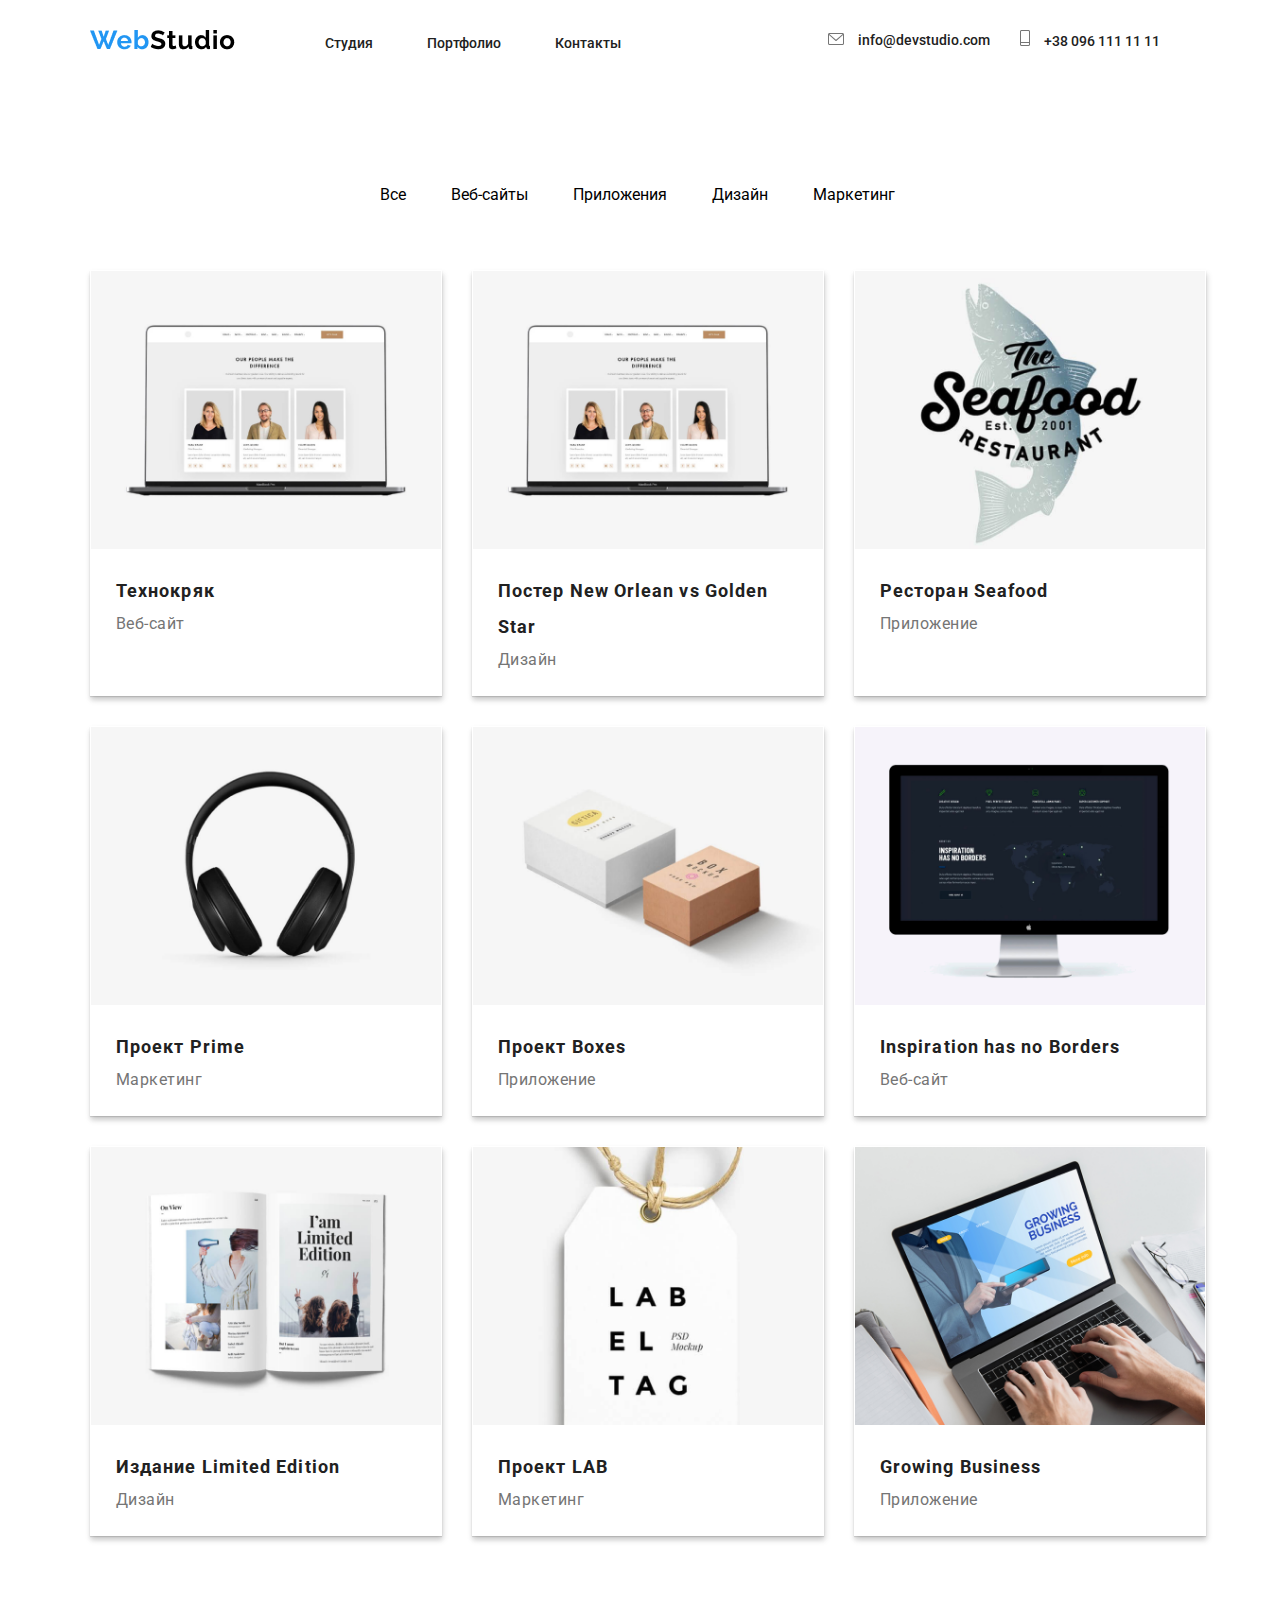
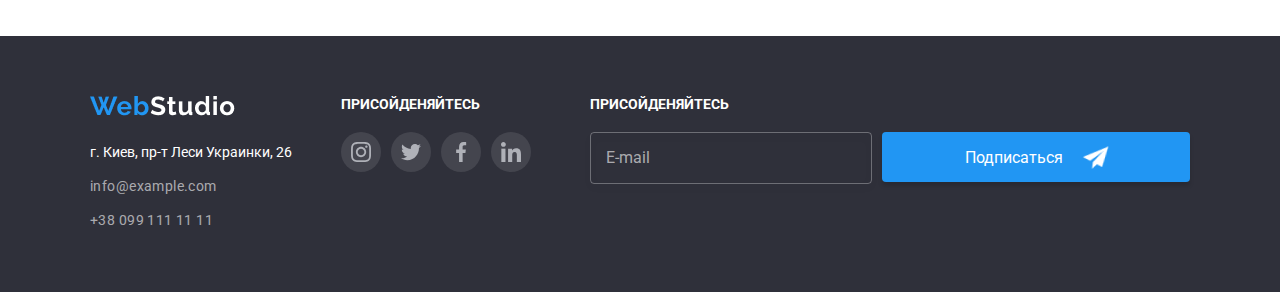
<file: portfolio.html>
<!DOCTYPE html>
<html lang="en">
  <head>
    <meta charset="UTF-8" />
    <meta http-equiv="X-UA-Compatible" content="IE=edge" />
    <meta name="viewport" content="width=device-width, initial-scale=1.0" />
    <link rel="stylesheet" href="./style.css" />
    <link rel="stylesheet" href="./portfolio.css" />
    <link rel="stylesheet" href="./adaptiv.css" />
    <link rel="preconnect" href="https://fonts.googleapis.com" />
    <link rel="preconnect" href="https://fonts.gstatic.com" crossorigin />
    <link
      href="https://fonts.googleapis.com/css2?family=Lato:wght@700;900&family=Roboto:wght@500&display=swap"
      rel="stylesheet"
    />
    <title>WebStudio</title>
  </head>
  <body>
    <!-- header -->
    <section class="header">
      <div class="container">
        <header>
          <!-- burger -->

          <div class="menu">
            <nav>
              <ul>
                <li>
                  <a class="burger-link" id="home-btn" href="#home">Abot us</a>
                </li>

                <li>
                  <a class="burger-link" id="about-me-btn" href="./courses.html"
                    >Courses</a
                  >
                </li>

                <li>
                  <a class="burger-link" id="skills-btn" href="./event.html"
                    >Events</a
                  >
                </li>

                <li>
                  <a class="burger-link" id="portfolio-btn" href="#portfolio"
                    >Blog</a
                  >
                </li>
                <li>
                  <a class="burger-link" id="portfolio-btn" href="#portfolio"
                    >Contact</a
                  >
                </li>
              </ul>
            </nav>
          </div>
          <div class="block-span">
            <div class="menu-btn">
              <span></span>
              <span></span>
              <span></span>
            </div>
          </div>
          <!-- burger -->

          <!-- модал -->
          <div id="myModal" class="modal">
            <div class="modal-block">
              <div class="modal-conteiner">
                <div class="modal-body">
                  <div class="modal-header">
                    <a href="">
                      <img
                        id="close"
                        class="close"
                        src="/img/close.png"
                        alt=""
                      />
                    </a>
                  </div>
                  <div class="modal-content">
                    <h1 class="title-modal">
                      Оставьте свои данные, мы вам <br />
                      перезвоним
                    </h1>
                    <div class="modal-forms">
                      <!-- forms -->
                      <!-- block 1 -->
                      <div class="form-block">
                        <p class="p-modal">Имя</p>
                        <div class="form-modal">
                          <input class="modal-input" type="text" />
                          <img
                            class="img-form"
                            src="./img/person-form.png"
                            alt=""
                          />
                        </div>
                      </div>
                      <!-- block 2 -->
                      <div class="form-block">
                        <p class="p-modal">Имя</p>
                        <div class="form-modal">
                          <input class="modal-input" type="text" />
                          <img
                            class="img-form"
                            src="./img/tell for,.png"
                            alt=""
                          />
                        </div>
                      </div>
                      <!-- block 3 -->
                      <div class="form-block">
                        <p class="p-modal">Имя</p>
                        <div class="form-modal">
                          <input class="modal-input" type="text" />
                          <img
                            class="img-form"
                            src="./img/email-form.png"
                            alt=""
                          />
                        </div>
                      </div>

                      <!-- block 3 -->
                      <div class="form-block">
                        <p class="p-modal">Имя</p>
                        <div class="form-modal">
                          <input class="modal-textarea" type="textarea" />
                          <span class="modal-span">Введите текст</span>
                        </div>
                      </div>

                      <!-- forms -->
                    </div>

                    <div class="terms">
                      <input class="checkbox" type="checkbox" />
                      <p class="p-modal">
                        Соглашаюсь с рассылкой и принимаю
                        <a class="modal-link" href="">Условия договора</a>
                      </p>
                    </div>
                    <div class="centre">
                      <button class="home-btn">Заказать услугу</button>
                    </div>
                  </div>
                </div>
              </div>
            </div>
          </div>
          <!-- модал -->

          <div class="header-content">
            <div class="nav-header">
              <a href="./index.html">
                <img src="./img/WebStudio.png" alt="" class="logo"
              /></a>

              <nav>
                <a href="" class="nav-link">Студия</a>
                <a href="./portfolio.html" class="nav-link">Портфолио</a>
                <a href="" class="nav-link">Контакты</a>
              </nav>
            </div>
            <div class="header-contact">
              <div class="contact-block">
                <svg
                  class="svg-contact"
                  width="16"
                  height="12"
                  viewBox="0 0 16 12"
                  fill="#757575"
                  xmlns="http://www.w3.org/2000/svg"
                >
                  <path
                    d="M14.5 0H1.50001C0.672854 0 0 0.672853 0 1.50001V10.5C0 11.3271 0.672854 12 1.50001 12H14.5C15.3271 12 16 11.3271 16 10.5V1.50001C16 0.672853 15.3271 0 14.5 0ZM14.5 0.999994C14.5679 0.999994 14.6325 1.01409 14.6916 1.0387L8 6.83838L1.30833 1.0387C1.36742 1.01412 1.43204 0.999994 1.49998 0.999994H14.5ZM14.5 11H1.50001C1.22414 11 0.999996 10.7759 0.999996 10.5V2.09521L7.67236 7.87792C7.76661 7.95944 7.8833 7.99999 8 7.99999C8.1167 7.99999 8.23339 7.95948 8.32764 7.87792L15 2.09521V10.5C15 10.7759 14.7759 11 14.5 11Z"
                  />
                </svg>

                <a class="contact-link" href="mailto:info@example.com"
                  >info@devstudio.com</a
                >
              </div>
              <div class="contact-block">
                <svg
                  class="svg-contact"
                  width="10"
                  height="16"
                  viewBox="0 0 10 16"
                  fill="#757575"
                  xmlns="http://www.w3.org/2000/svg"
                >
                  <path
                    d="M8.5 0H1.5C0.672848 0 0 0.672848 0 1.5V14.5C0 15.3272 0.672848 16 1.5 16H8.5C9.32715 16 10 15.3272 10 14.5V1.5C10 0.672848 9.32715 0 8.5 0ZM1.5 1H8.5C8.77588 1 9 1.22412 9 1.5V12H1V1.5C1 1.22412 1.22412 1 1.5 1ZM8.5 15H1.5C1.22412 15 1 14.7759 1 14.5V13H9V14.5C9 14.7759 8.77588 15 8.5 15Z"
                  />
                </svg>

                <a class="contact-link" href="tel:+38 099 111 11 11"
                  >+38 096 111 11 11</a
                >
              </div>
            </div>
          </div>
        </header>
      </div>
    </section>

    <section class="portfilio">
      <div class="container">
        <div class="portfolio-container">
          <div class="portfolio-wrapper">
            <div class="centre">
              <div class="portfolio-nav">
                <!-- block 1 -->
                <div class="portfolio-nav-block">
                  <a class="portfolio-link" href=""><p>Все</p></a>
                </div>
                <!-- block 2 -->
                <div class="portfolio-nav-block">
                  <a class="portfolio-link" href=""><p>Веб-сайты</p></a>
                </div>
                <!-- block 3 -->
                <div class="portfolio-nav-block">
                  <a class="portfolio-link" href=""><p>Приложения</p></a>
                </div>
                <!-- block 4 -->
                <div class="portfolio-nav-block">
                  <a class="portfolio-link" href=""><p>Дизайн</p></a>
                </div>
                <!-- block 5 -->
                <div class="portfolio-nav-block">
                  <a class="portfolio-link" href=""><p>Маркетинг</p></a>
                </div>
              </div>
            </div>
            <!-- blocks -->
            <div class="portfolio-blocks-container">
              <div class="portfolio-blocks">
                <!-- block 1 -->
                <div class="portfolio-block">
                  <img
                    class="portfolio-img"
                    src="./img/portfolio01.png"
                    alt=""
                  />
                  <div class="portfolio-block-content">
                    <h6 class="portfolio-title">Технокряк</h6>
                    <p class="p-portfolio">Веб-сайт</p>
                  </div>
                </div>
                <!-- block 2 -->
                <div class="portfolio-block">
                  <img
                    class="portfolio-img"
                    src="./img/portfolio01.png"
                    alt=""
                  />
                  <div class="portfolio-block-content">
                    <h6 class="portfolio-title">
                      Постер New Orlean vs Golden Star
                    </h6>
                    <p class="p-portfolio">Дизайн</p>
                  </div>
                </div>
                <!-- block 3 -->
                <div class="portfolio-block">
                  <img
                    class="portfolio-img"
                    src="./img/portfolio03.png"
                    alt=""
                  />
                  <div class="portfolio-block-content">
                    <h6 class="portfolio-title">Ресторан Seafood</h6>
                    <p class="p-portfolio">Приложение</p>
                  </div>
                </div>
                <!-- block 4 -->
                <div class="portfolio-block">
                  <img
                    class="portfolio-img"
                    src="./img/portfolio04.png"
                    alt=""
                  />
                  <div class="portfolio-block-content">
                    <h6 class="portfolio-title">Проект Prime</h6>
                    <p class="p-portfolio">Маркетинг</p>
                  </div>
                </div>
                <!-- block 5 -->
                <div class="portfolio-block">
                  <img
                    class="portfolio-img"
                    src="./img/portfolio05.png
                "
                    alt=""
                  />
                  <div class="portfolio-block-content">
                    <h6 class="portfolio-title">Проект Boxes</h6>
                    <p class="p-portfolio">Приложение</p>
                  </div>
                </div>
                <!-- block 6 -->
                <div class="portfolio-block">
                  <img
                    class="portfolio-img"
                    src="./img/portfolio06.png"
                    alt=""
                  />
                  <div class="portfolio-block-content">
                    <h6 class="portfolio-title">Inspiration has no Borders</h6>
                    <p class="p-portfolio">Веб-сайт</p>
                  </div>
                </div>
                <!-- block 7 -->
                <div class="portfolio-block">
                  <img
                    class="portfolio-img"
                    src="./img/portfolio07.png"
                    alt=""
                  />
                  <div class="portfolio-block-content">
                    <h6 class="portfolio-title">Издание Limited Edition</h6>
                    <p class="p-portfolio">Дизайн</p>
                  </div>
                </div>
                <!-- block 8 -->
                <div class="portfolio-block">
                  <img
                    class="portfolio-img"
                    src="./img/portfolio08.png"
                    alt=""
                  />
                  <div class="portfolio-block-content">
                    <h6 class="portfolio-title">Проект LAB</h6>
                    <p class="p-portfolio">Маркетинг</p>
                  </div>
                </div>
                <!-- block 9 -->
                <div class="portfolio-block">
                  <img
                    class="portfolio-img"
                    src="./img/portfolio09.png"
                    alt=""
                  />
                  <div class="portfolio-block-content">
                    <h6 class="portfolio-title">Growing Business</h6>
                    <p class="p-portfolio">Приложение</p>
                  </div>
                </div>
              </div>
            </div>
          </div>
        </div>
      </div>
    </section>
    <!-- footer -->
    <footer>
      <div class="container">
        <div class="footer-container">
          <div class="footer-wrapper">
            <!-- block 1 -->
            <div class="footer-block">
              <img src="./img/logo-white.png" alt="" class="logo" />
              <div class="footer-block-content">
                <h6 class="footer-subtitle">г. Киев, пр-т Леси Украинки, 26</h6>

                <a class="contact-footer" href="mailto:info@example.com"
                  >info@example.com</a
                >
                <a class="contact-footer" href="tel:+38 099 111 11 11"
                  >+38 099 111 11 11</a
                >
              </div>
            </div>
            <!-- block 2 -->
            <div class="footer-block">
              <!-- social -->
              <h3 class="footer-title">присойденяйтесь</h3>
              <div class="team-social">
                <!-- instagram -->
                <div class="icon-elips-footer">
                  <svg
                    class="svg-footer"
                    width="20"
                    height="20"
                    viewBox="0 0 20 20"
                    fill="#AFB1B8"
                    xmlns="http://www.w3.org/2000/svg"
                  >
                    <g clip-path="url(#clip0_1_7558)">
                      <path
                        d="M19.9804 5.88005C19.9336 4.81738 19.7617 4.0868 19.5156 3.45374C19.2616 2.78176 18.8709 2.18014 18.359 1.68002C17.8589 1.1721 17.2533 0.777435 16.5891 0.527447C15.9524 0.281274 15.2256 0.109427 14.163 0.0625732C13.0924 0.0117516 12.7525 0 10.0371 0C7.32173 0 6.98185 0.0117516 5.91521 0.0586052C4.85253 0.105459 4.12195 0.277459 3.48904 0.523479C2.81692 0.777435 2.2153 1.16814 1.71517 1.68002C1.20726 2.18014 0.812743 2.78573 0.562603 3.44992C0.31643 4.0868 0.144583 4.81341 0.0977294 5.87609C0.0469078 6.9467 0.0351562 7.28658 0.0351562 10.002C0.0351562 12.7173 0.0469078 13.0572 0.0937614 14.1239C0.140615 15.1865 0.312615 15.9171 0.558787 16.5502C0.812743 17.2221 1.20726 17.8238 1.71517 18.3239C2.2153 18.8318 2.82088 19.2265 3.48508 19.4765C4.12195 19.7226 4.84856 19.8945 5.91139 19.9413C6.97788 19.9883 7.31791 19.9999 10.0333 19.9999C12.7487 19.9999 13.0885 19.9883 14.1552 19.9413C15.2179 19.8945 15.9484 19.7226 16.5813 19.4765C17.9254 18.9568 18.9881 17.8941 19.5078 16.5502C19.7538 15.9133 19.9258 15.1865 19.9727 14.1239C20.0195 13.0572 20.0313 12.7173 20.0313 10.002C20.0313 7.28658 20.0273 6.9467 19.9804 5.88005ZM18.1794 14.0457C18.1364 15.0225 17.9723 15.5499 17.8356 15.9015C17.4995 16.7728 16.808 17.4643 15.9367 17.8004C15.5851 17.9372 15.0538 18.1012 14.0809 18.1441C13.026 18.1911 12.7096 18.2027 10.0411 18.2027C7.37255 18.2027 7.05221 18.1911 6.00113 18.1441C5.02438 18.1012 4.49693 17.9372 4.1453 17.8004C3.71171 17.6402 3.31704 17.3862 2.9967 17.0541C2.6646 16.7298 2.41065 16.3391 2.2504 15.9055C2.11365 15.5539 1.94959 15.0225 1.90671 14.0497C1.8597 12.9948 1.8481 12.6783 1.8481 10.0097C1.8481 7.34122 1.8597 7.02087 1.90671 5.96995C1.94959 4.99319 2.11365 4.46575 2.2504 4.11412C2.41065 3.68038 2.6646 3.28586 3.00067 2.96536C3.32483 2.63327 3.71553 2.37931 4.14927 2.21921C4.5009 2.08247 5.03231 1.9184 6.0051 1.87537C7.05999 1.82851 7.37652 1.81676 10.0449 1.81676C12.7174 1.81676 13.0337 1.82851 14.0848 1.87537C15.0616 1.9184 15.589 2.08247 15.9407 2.21921C16.3742 2.37931 16.7689 2.63327 17.0893 2.96536C17.4213 3.28967 17.6753 3.68038 17.8356 4.11412C17.9723 4.46575 18.1364 4.99701 18.1794 5.96995C18.2263 7.02484 18.238 7.34122 18.238 10.0097C18.238 12.6783 18.2263 12.9908 18.1794 14.0457Z"
                      />
                      <path
                        d="M10.0371 4.8642C7.20074 4.8642 4.89941 7.16537 4.89941 10.0019C4.89941 12.8385 7.20074 15.1396 10.0371 15.1396C12.8737 15.1396 15.1749 12.8385 15.1749 10.0019C15.1749 7.16537 12.8737 4.8642 10.0371 4.8642ZM10.0371 13.3346C8.19702 13.3346 6.70442 11.8422 6.70442 10.0019C6.70442 8.16165 8.19702 6.66921 10.0371 6.66921C11.8774 6.66921 13.3698 8.16165 13.3698 10.0019C13.3698 11.8422 11.8774 13.3346 10.0371 13.3346Z"
                      />
                      <path
                        d="M16.5775 4.6611C16.5775 5.32346 16.0404 5.86052 15.3779 5.86052C14.7155 5.86052 14.1785 5.32346 14.1785 4.6611C14.1785 3.99858 14.7155 3.46167 15.3779 3.46167C16.0404 3.46167 16.5775 3.99858 16.5775 4.6611Z"
                      />
                    </g>
                    <defs>
                      <clipPath id="clip0_1_7558">
                        <rect width="20" height="20" fill="white" />
                      </clipPath>
                    </defs>
                  </svg>
                </div>
                <!-- twitter -->
                <div class="icon-elips-footer">
                  <svg
                    class="svg-team"
                    width="20"
                    height="20"
                    viewBox="0 0 20 20"
                    fill="#AFB1B8"
                    xmlns="http://www.w3.org/2000/svg"
                  >
                    <g clip-path="url(#clip0_1_7552)">
                      <path
                        d="M20 3.79875C19.2563 4.125 18.4637 4.34125 17.6375 4.44625C18.4875 3.93875 19.1363 3.14125 19.4412 2.18C18.6488 2.6525 17.7738 2.98625 16.8412 3.1725C16.0887 2.37125 15.0162 1.875 13.8462 1.875C11.5763 1.875 9.74875 3.7175 9.74875 5.97625C9.74875 6.30125 9.77625 6.61375 9.84375 6.91125C6.435 6.745 3.41875 5.11125 1.3925 2.6225C1.03875 3.23625 0.83125 3.93875 0.83125 4.695C0.83125 6.115 1.5625 7.37375 2.6525 8.1025C1.99375 8.09 1.3475 7.89875 0.8 7.5975C0.8 7.61 0.8 7.62625 0.8 7.6425C0.8 9.635 2.22125 11.29 4.085 11.6712C3.75125 11.7625 3.3875 11.8062 3.01 11.8062C2.7475 11.8062 2.4825 11.7913 2.23375 11.7362C2.765 13.36 4.2725 14.5538 6.065 14.5925C4.67 15.6838 2.89875 16.3412 0.98125 16.3412C0.645 16.3412 0.3225 16.3263 0 16.285C1.81625 17.4563 3.96875 18.125 6.29 18.125C13.835 18.125 17.96 11.875 17.96 6.4575C17.96 6.27625 17.9538 6.10125 17.945 5.9275C18.7588 5.35 19.4425 4.62875 20 3.79875Z"
                      />
                    </g>
                    <defs>
                      <clipPath id="clip0_1_7552">
                        <rect width="20" height="20" fill="white" />
                      </clipPath>
                    </defs>
                  </svg>
                </div>
                <!-- facebook -->
                <div class="icon-elips-footer">
                  <svg
                    class="svg-team"
                    width="20"
                    height="20"
                    viewBox="0 0 20 20"
                    fill="#AFB1B8"
                    xmlns="http://www.w3.org/2000/svg"
                  >
                    <g clip-path="url(#clip0_1_7548)">
                      <path
                        d="M13.3309 3.32083H15.1567V0.140833C14.8417 0.0975 13.7584 0 12.4967 0C9.86422 0 8.06088 1.65583 8.06088 4.69917V7.5H5.15588V11.055H8.06088V20H11.6226V11.0558H14.4101L14.8526 7.50083H11.6217V5.05167C11.6226 4.02417 11.8992 3.32083 13.3309 3.32083Z"
                      />
                    </g>
                    <defs>
                      <clipPath id="clip0_1_7548">
                        <rect width="20" height="20" fill="white" />
                      </clipPath>
                    </defs>
                  </svg>
                </div>
                <!-- inkedin -->
                <div class="icon-elips-footer">
                  <svg
                    class="svg-team"
                    width="20"
                    height="20"
                    viewBox="0 0 20 20"
                    fill="#AFB1B8"
                    xmlns="http://www.w3.org/2000/svg"
                  >
                    <g clip-path="url(#clip0_1_7542)">
                      <path
                        d="M19.9951 20V19.9992H20.0001V12.6642C20.0001 9.07587 19.2276 6.31171 15.0326 6.31171C13.0159 6.31171 11.6626 7.41837 11.1101 8.46754H11.0517V6.64671H7.07422V19.9992H11.2159V13.3875C11.2159 11.6467 11.5459 9.96337 13.7017 9.96337C15.8259 9.96337 15.8576 11.95 15.8576 13.4992V20H19.9951Z"
                      />
                      <path
                        d="M0.329956 6.64746H4.47662V20H0.329956V6.64746Z"
                      />
                      <path
                        d="M2.40167 0C1.07583 0 0 1.07583 0 2.40167C0 3.7275 1.07583 4.82583 2.40167 4.82583C3.7275 4.82583 4.80333 3.7275 4.80333 2.40167C4.8025 1.07583 3.72667 0 2.40167 0V0Z"
                      />
                    </g>
                    <defs>
                      <clipPath id="clip0_1_7542">
                        <rect width="20" height="20" fill="white" />
                      </clipPath>
                    </defs>
                  </svg>
                </div>
              </div>
            </div>
            <!-- block 3 -->
            <div class="footer-block">
              <h3 class="footer-title">присойденяйтесь</h3>
              <div class="footer-form-block">
                <div class="form-footer">
                  <input class="footer-input" type="text" required="required" />
                  <span class="footer-span">E-mail</span>
                </div>
                <a href="">
                  <div class="footer-btn">
                    <p class="p-btn">Подписаться</p>
                    <img class="img-send" src="./img/icon send.png" alt="" />
                  </div>
                </a>
              </div>
            </div>
          </div>
        </div>
      </div>
    </footer>
  </body>
  <script src="./burger.js"></script>
  <script src="./modal.js"></script>
</html>
</file>
<file: style.css>
* {
  padding: 0;
  margin: 0;
  font-family: "Lato", sans-serif;
  font-family: "Roboto", sans-serif;
}
/* general */
.title {
  margin-bottom: 50px;
  font-weight: 700;
  font-size: 36px;
  line-height: 42px;
  text-align: center;
  color: #212121;
}
.container {
  width: 1200px;
  margin: 0 auto;
}
a {
  text-decoration: none;
}
.centre {
  display: flex;
  justify-content: center;
}
button {
  cursor: pointer;
}
/* general */
/* <!-- burger --> */

.menu-btn {
  width: 30px;
  height: 30px;
  position: relative;
  z-index: 2;
  overflow: hidden;
  display: none;
}
.nav-burger-menu {
  margin-left: 0px;
  display: flex;
}
.burger-link {
  font-size: 40px;
  text-decoration: none;
  color: #212121;
  font-weight: 600;
}
.burger-link:active {
  color: #2196f3;
}
li {
  margin-bottom: 20px;
}
/* contact */
.burger-contact {
  display: flex;
  flex-direction: column;
  gap: 30px;
  margin-top: 400px;
}
.tell-burger {
  font-weight: 500;
  font-size: 34px;
  line-height: 40px;
  letter-spacing: 0.02em;
  color: #2196f3;
}
.email-contact {
  font-weight: 500;
  font-size: 24px;
  line-height: 28px;
  letter-spacing: 0.02em;
  color: #757575;
}
/* contact */

/* social */
.burger-social {
  display: flex;
  margin-top: 70px;
}
.social-birger-link {
  font-weight: 500;
  font-size: 18px;
  line-height: 22px;
  letter-spacing: 0.02em;
  color: #2196f3;
  margin-right: 10px;
}
.line {
  height: 22px;
  width: 2px;
  background-color: rgba(33, 33, 33, 0.2);
  margin-right: 10px;
  /* transform: rotate(90deg); */
}

.block-span {
  position: fixed;
  top: 22px;
  right: 15px;
}
.menu-btn {
  width: 50px;
  height: 50px;
  border-radius: 50%;
  background-color: #69b7f743;
}
.menu-btn span {
  width: 30px;
  height: 3px;
  position: absolute;
  top: 50%;
  left: 50%;
  transform: translate(-50%, -50%);
  background-color: #2196f3;
  transition: all 0.5s;
}

.menu-btn span:nth-of-type(2) {
  top: calc(50% - 5px);
}
.menu-btn span:nth-of-type(3) {
  top: calc(50% + 5px);
}

/* Змінюємо гамбургер іконку,
    коли меню відчинено /  */
.menu-btn.active span:nth-of-type(2) {
  display: none;
}
.menu-btn.active span:nth-of-type(1) {
  top: 50%;
  transform: translate(-50%, 0%) rotate(45deg);
}
.menu-btn.active span:nth-of-type(3) {
  top: 50%;
  transform: translate(-50%, 0%) rotate(-45deg);
  /* close */
}
.menu-btn.close:nth-of-type(1) {
  display: block;
}
.menu-btn.close:nth-of-type(2) {
  display: block;
}
.menu-btn.close:nth-of-type(3) {
  display: block;
}

/* / Меню, яке буде зʼявлятися */
.menu {
  position: fixed;
  top: 0;
  left: 0;
  width: 100%;
  height: 100%;
  padding: 15px;
  background: #ffff;

  transform: translateX(-100%);
  transition: transform 0.5s;
}

.menu.active {
  transform: translateX(0);
}
/* .menu.disabled {
      transform: translateX(-100%);
    } */

.menu li {
  list-style-type: none;
}
@media all and (max-width: 800px) {
  .menu-btn {
    display: block;
  }
}

/* <!-- burger --> */

/* modal */
.modal {
  width: 100%;
  height: 100%;
  position: fixed;
  background-color: rgba(0, 0, 0, 0.747);
  z-index: 2;
  left: 0;
  top: 0;
  display: none;
}

.modal-block {
  display: flex;
  justify-content: center;
  align-items: center;
}

.modal-header {
  display: flex;
  justify-content: end;
  margin: 0;
}

/* modal form */
.form-modal {
  display: flex;
  align-items: center;
  position: relative;
  margin-bottom: 5px;
}
.form-modal .modal-input {
  width: 100%;
  height: 40px;
  border: 1px solid rgba(33, 33, 33, 0.2);
  border-radius: 4px;

  font-size: 1em;
}
.form-modal .img-form {
  position: absolute;
  top: 12px;
  left: 10px;
}
.form-modal .modal-input:focus ~ .img-form {
  display: none;
}
/* textarea */

.form-modal {
  display: flex;

  position: relative;
  margin-bottom: 5px;
}

.form-modal .modal-textarea {
  width: 100%;
  height: 120px;
  border: 1px solid rgba(33, 33, 33, 0.2);
  border-radius: 4px;

  font-size: 1em;
}
.form-modal .modal-span {
  position: absolute;
  top: 12px;
  left: 10px;
  color: #bbbbbb;
}
.form-modal .modal-textarea:focus ~ .modal-span {
  display: none;
}
/* modal form */
.title-modal {
  font-weight: 700;
  font-size: 20px;
  line-height: 30px;
  text-align: center;

  color: #212121;
}
.p-modal {
  font-weight: 400;
  font-size: 12px;
  line-height: 14px;
  color: #757575;
  margin-bottom: 5px;
}

.close {
  width: 10px;
}

.modal-conteiner {
  padding: 40px;
  width: 450px;

  left: 159px;
  top: 208px;
  margin-top: 50px;
  background: #ffffff;
  box-shadow: 0px 1px 3px rgba(0, 0, 0, 0.12), 0px 1px 1px rgba(0, 0, 0, 0.14),
    0px 2px 1px rgba(0, 0, 0, 0.2);
  border-radius: 4px;
}
.terms {
  margin-top: 20px;
  display: flex;
}
.checkbox {
  margin-bottom: 7px;
  margin-right: 10px;
}
.modal-link {
  font-size: 12px;
  color: #69b7f7;
  text-decoration: underline;
}
/* modal */

/* header */
.header {
  margin-bottom: 25px;
  padding: 0px 20px;
}
.header-content {
  margin-top: 30px;
  display: flex;
  justify-content: space-between;
}
.nav-header {
  display: flex;
  align-items: center;
}
.header-contact {
  display: flex;
}
/* nav */
.nav-block {
  max-width: 100px;
}
nav {
  margin-left: 90px;
}
.nav-link {
  font-weight: 500;
  font-size: 14px;
  color: #212121;
  margin-right: 50px;
  position: relative;
}
.nav-link:hover {
  font-weight: 500;
  font-size: 14px;
  color: #2196f3;
  transition: 0.3s;
}
.nav-link::before {
  content: "";
  position: absolute;
  top: 39px;
  left: 0;
  width: 0;
  height: 4px;
  border-radius: 2px;
  background: #2196f3;
}
.nav-link:hover::before {
  content: "";
  position: absolute;
  top: 39px;
  left: 0;
  width: 100%;
  height: 4px;
  border-radius: 2px;
  background: #2196f3;
  transition: 0.3s;
}
/* nav */
/* contact block */
.contact-block {
  margin-right: 30px;
}
.contact-block .svg-contact {
  margin-right: 10px;
}
.contact-block .contact-link {
  font-weight: 500;
  font-size: 14px;
  color: #212121;
}
.contact-block:hover .svg-contact {
  fill: #2196f3;
  transition: 0.3s;
}
.contact-block:hover .contact-link {
  font-weight: 500;
  font-size: 14px;
  transition: 0.3s;
  color: #2196f3;
}
/* contact block */

/* section home */
.home {
  background: url(./img/mainfon.png);
  margin-bottom: 130px;
  height: 600px;
  display: flex;
  justify-content: center;
  align-items: center;
}
.title-home {
  text-align: center;
  font-weight: 900;
  font-size: 44px;
  color: #ffffff;
}
.home-btn {
  margin-top: 30px;
  width: 200px;
  border: none;
  color: #ffffff;
  height: 50px;
  background: #2196f3;
  box-shadow: 0px 4px 4px rgba(0, 0, 0, 0.15);
  border-radius: 4px;
}
/* section home */
/* section peculiarities */

.peculiarities {
  margin-bottom: 100px;
}
.peculiarities-wrapper {
  display: flex;
  justify-content: space-between;
}
.peculiarities-block {
  width: 240px;
}
.peculiarities-title {
  margin-top: 50px;
  font-weight: 700;
  font-size: 14px;
  color: #212121;
  text-transform: uppercase;
}
.p-peculiarities {
  margin-top: 10px;
  font-weight: 400;
  font-size: 14px;
  line-height: 24px;
  color: #757575;
}
/* section peculiarities */
/* section service  */
.services {
  margin-bottom: 180px;
}
.services-wrapper {
  display: flex;
  justify-content: space-between;
}

.services-block {
  position: relative;
}
.services-block .service-info {
  position: absolute;
  left: 0;
  bottom: 4px;
  width: 100%;
  height: 50px;
  display: flex;
  justify-content: center;
  align-items: center;
  background: rgba(47, 48, 58, 0.8);
}
.p-service-info {
  font-size: 14px;
  line-height: 16px;
  text-align: center;
  letter-spacing: 0.03em;
  text-transform: uppercase;

  color: #ffffff;
}
/* section service  */

/* section team */
.team {
  margin-bottom: 180px;
}
.team-wrapper {
  display: flex;
  justify-content: space-between;
}
.team-block {
  width: 270px;
  height: 428px;
  background: #ffffff;
  box-shadow: 0px 1px 3px rgba(0, 0, 0, 0.12), 0px 1px 1px rgba(0, 0, 0, 0.14),
    0px 2px 1px rgba(0, 0, 0, 0.2);
  border-radius: 0px 0px 4px 4px;
}
.team-block .img-team {
  width: 100%;
  height: 260px;
}
.team-block .team-block-content {
  padding: 30px 32px;
}
.team-title {
  font-weight: 500;
  font-size: 16px;
  line-height: 19px;
  text-align: center;
  color: #212121;
}
.p-team {
  font-weight: 400;
  font-size: 16px;
  line-height: 19px;
  text-align: center;
  color: #757575;
  margin-top: 10px;
}

.team-social {
  display: flex;
  justify-content: space-between;
  margin-top: 20px;
}
.icon-elips {
  width: 40px;
  height: 40px;
  border-radius: 50%;
  display: flex;
  align-items: center;
  justify-content: center;
  cursor: pointer;
}
.icon-elips:hover {
  width: 40px;
  height: 40px;
  border-radius: 50%;
  display: flex;
  align-items: center;
  justify-content: center;
  background: #2196f3;
  transition: 0.3s;
}

.icon-elips:hover .svg-team {
  fill: #ffffff;
  transition: 0.3s;
}
/* section team */
/* section client */
.client {
  margin-bottom: 100px;
}

.client-wrapper {
  display: flex;
  justify-content: space-between;
}

.client-block {
  cursor: pointer;
  width: 170px;
  height: 92px;
  border: 1px solid #afb1b8;
  border-radius: 4px;
  display: flex;
  align-items: center;
  justify-content: center;
}
.client-block:hover {
  border: 1px solid #2196f3;
  transition: 0.3s;
}
.client-block:hover .svg-client {
  fill: #2196f3;
  transition: 0.3s;
}
/* section client */
/* footer */
footer {
  width: 100%;
  padding: 60px 0px;
  background: #2f303a;
}
.footer-wrapper {
  display: flex;
  justify-content: space-between;
}
.footer-block-content {
  margin-top: 20px;
  display: flex;
  flex-direction: column;
  gap: 10px;
}
.footer-title {
  font-weight: 700;
  font-size: 14px;
  line-height: 16px;
  text-transform: uppercase;
  color: #ffffff;
}
.footer-subtitle {
  font-weight: 400;
  font-size: 14px;
  line-height: 24px;
  color: #ffffff;
}
.contact-footer {
  font-weight: 400;
  font-size: 14px;
  line-height: 24px;
  letter-spacing: 0.03em;
  color: rgba(255, 255, 255, 0.6);
}
.icon-elips-footer {
  width: 40px;
  height: 40px;
  border-radius: 50%;
  display: flex;
  align-items: center;
  justify-content: center;
  cursor: pointer;
  margin-right: 10px;
  background: rgba(255, 255, 255, 0.1);
}
.icon-elips-footer:hover {
  width: 40px;
  height: 40px;
  border-radius: 50%;
  display: flex;
  align-items: center;
  justify-content: center;
  background: #2196f3;
  transition: 0.3s;
}

/* footer form */
.footer-form-block {
  margin-top: 20px;
  display: flex;
}
.form-footer {
  display: flex;
  align-items: center;
  position: relative;
}
.form-footer .footer-input {
  background: none;
  width: 360px;
  height: 50px;
  border: 1px solid rgba(255, 255, 255, 0.3);
  filter: drop-shadow(0px 4px 4px rgba(0, 0, 0, 0.15));
  border-radius: 4px;
  font-size: 16px;
  margin-right: 10px;
  color: #828282;
}
.form-footer .footer-span {
  position: absolute;
  top: 16px;
  left: 16px;
  padding: 10;
  color: rgba(255, 255, 255, 0.6);
  pointer-events: none;
}
.form-footer .footer-input:focus ~ .footer-span {
  display: none;
}
.footer-btn {
  padding: 0px 29px;
  transition: 0.3s;
  cursor: pointer;
  display: flex;
  align-items: center;
  justify-content: center;
  width: 100%;
  height: 50px;
  background: #2196f3;
  box-shadow: 0px 4px 4px rgba(0, 0, 0, 0.15);
  border-radius: 4px;
}
.footer-btn:hover {
  display: flex;
  align-items: center;
  justify-content: center;
  width: 100%;

  height: 50px;
  background: #69b7f7;
  box-shadow: 0px 4px 4px rgba(0, 0, 0, 0.15);
  border-radius: 4px;
}
.img-send {
  transform: rotate(7deg);
}
.footer-btn:hover .img-send {
  transform: scale(1.1);

  transition: 0.3s;
}
.p-btn {
  color: #ffffff;
  margin-right: 20px;
}
/* footer */
</file>
<file: adaptiv.css>
@media (max-width: 1300px) {
  .container {
    width: 1100px;
    margin: 0 auto;
  }

  /* footer */
  .footer {
    width: 100%;
  }
  .form-footer .footer-input {
    background: none;
    width: 280px;
    height: 50px;
    border: 1px solid rgba(255, 255, 255, 0.3);
    filter: drop-shadow(0px 4px 4px rgba(0, 0, 0, 0.15));
    border-radius: 4px;
    font-size: 16px;
    margin-right: 10px;
    color: #828282;
  }
  .footer-btn {
    width: 250px;
  }
  .footer-btn:hover {
    width: 250px;
  }
}
@media (max-width: 1200px) {
  .container {
    width: 1000px;
    margin: 0 auto;
  }
  /* header */
  .header-contact {
    display: flex;
    flex-direction: column;
    gap: 20px;
  }
  /* home */
  .home {
    background: url(./img/mainfon.png);
    width: 100%;
    background-size: 1200px;
    height: 400px;
  }
  /* <!-- peculiarities --> */

  .peculiarities-block {
    width: 220px;
  }
  /* services  */
  .services-img {
    width: 300px;
  }
  /* team */
  .team-block {
    width: 230px;
    height: 350px;
    background: #ffffff;
    box-shadow: 0px 1px 3px rgba(0, 0, 0, 0.12), 0px 1px 1px rgba(0, 0, 0, 0.14),
      0px 2px 1px rgba(0, 0, 0, 0.2);
    border-radius: 0px 0px 4px 4px;
  }
  .team-block .team-block-content {
    padding: 5px 32px;
  }
  .team-block .img-team {
    width: 100%;
    height: 230px;
  }
  /* client */
  .client-container {
    display: flex;
    justify-content: center;
  }
  .client-wrapper {
    display: grid;
    grid-template-columns: repeat(3, 1fr);
    gap: 30px;
  }

  /* portfolio */

  .portfolio-block {
    transition: 0.3s;
    position: relative;
    cursor: pointer;
    width: 300px;
    background: #ffffff;
    border: 1px solid #ffffff;
    box-shadow: 0px 1px 1px rgba(0, 0, 0, 0.12), 0px 4px 4px rgba(0, 0, 0, 0.06),
      1px 4px 6px rgba(0, 0, 0, 0.16);
  }
  .portfolio-block:hover::before {
    content: "Ресурс предлагает комплексные предложения с разным уровнем функционала и сервисов. Все это позволит посетителю получить исчерпывающие сведения о компании или частном лице.";
    position: absolute;
    font-weight: 400;
    font-size: 16px;
    line-height: 28px;
    letter-spacing: 0.03em;
    top: 0;
    left: 0;
    color: #ffffff;
    width: 262px;
    height: 220px;
    padding: 10px 20px;
    background: rgba(33, 150, 243, 0.9);
  }
}
@media (max-width: 1100px) {
  .container {
    width: 900px;
    margin: 0 auto;
  }
  /* header */
  .header-contact {
    display: flex;
    flex-direction: column;
    gap: 20px;
  }
  /* home */
  .home {
    background: url(./img/mainfon.png);
    background-size: 1000px;
    height: 370px;
  }
  .title-home {
    font-size: 38px;
  }
  /* <!-- peculiarities --> */

  .peculiarities-block {
    width: 200px;
  }
  /* services  */
  .services-img {
    width: 270px;
  }
  /* team */
  .team-block {
    width: 200px;
    height: 350px;
    background: #ffffff;
    box-shadow: 0px 1px 3px rgba(0, 0, 0, 0.12), 0px 1px 1px rgba(0, 0, 0, 0.14),
      0px 2px 1px rgba(0, 0, 0, 0.2);
    border-radius: 0px 0px 4px 4px;
  }
  .team-block .img-team {
    width: 100%;
    height: 190px;
  }
  .team-block-content {
    margin-top: -10px;
  }
  .icon-elips {
    width: 40px;
    height: 34px;
  }
  .icon-elips:hover {
    width: 40px;
    height: 34px;
  }
  .team-block .team-block-content {
    padding: 40px 22px;
  }
  .icon-elips {
    width: 40px;
    height: 40px;
    border-radius: 50%;
    display: flex;
    align-items: center;
    justify-content: center;
    cursor: pointer;
  }
  .icon-elips:hover {
    width: 40px;
    height: 40px;
    border-radius: 50%;
    display: flex;
    align-items: center;
    justify-content: center;
    background: #2196f3;
    transition: 0.3s;
  }

  /* footer */
  .form-footer .footer-input {
    background: none;
    width: 280px;
    height: 50px;
    border: 1px solid rgba(255, 255, 255, 0.3);
    filter: drop-shadow(0px 4px 4px rgba(0, 0, 0, 0.15));
    border-radius: 4px;
    font-size: 16px;
    margin-right: 10px;
    color: #828282;
  }
  .footer-btn {
    padding: 0;
    width: 280px;
  }
  .footer-btn:hover {
    padding: 0;
    width: 280px;
  }
  .footer-form-block {
    display: flex;
    flex-direction: column;
    gap: 20px;
  }

  /* portfolio */

  .portfolio-block {
    transition: 0.3s;
    position: relative;
    cursor: pointer;
    width: 270px;
    background: #ffffff;
    border: 1px solid #ffffff;
    box-shadow: 0px 1px 1px rgba(0, 0, 0, 0.12), 0px 4px 4px rgba(0, 0, 0, 0.06),
      1px 4px 6px rgba(0, 0, 0, 0.16);
  }
  .portfolio-block:hover::before {
    content: "Ресурс предлагает комплексные предложения с разным уровнем функционала и сервисов. Все это позволит посетителю получить исчерпывающие сведения о компании или частном лице.";
    position: absolute;
    font-weight: 400;
    font-size: 13px;
    line-height: 28px;
    letter-spacing: 0.03em;
    top: 0;
    left: 0;
    color: #ffffff;
    width: 232px;
    height: 200px;
    padding: 10px 20px;
    background: rgba(33, 150, 243, 0.9);
  }
}
@media (max-width: 1000px) {
  .container {
    width: 850px;
    margin: 0 auto;
  }
  /* header */
  .header-contact {
    display: flex;
    flex-direction: column;
    gap: 20px;
  }

  /* portfolio */

  .portfolio-block {
    transition: 0.3s;
    position: relative;
    cursor: pointer;
    width: 230px;
    background: #ffffff;
    border: 1px solid #ffffff;
    box-shadow: 0px 1px 1px rgba(0, 0, 0, 0.12), 0px 4px 4px rgba(0, 0, 0, 0.06),
      1px 4px 6px rgba(0, 0, 0, 0.16);
  }
  .portfolio-block:hover::before {
    content: "Ресурс предлагает комплексные предложения с разным уровнем функционала и сервисов. Все это позволит посетителю получить исчерпывающие сведения о компании или частном лице.";
    position: absolute;
    font-weight: 400;
    font-size: 11px;
    line-height: 28px;
    letter-spacing: 0.03em;
    top: 0;
    left: 0;
    color: #ffffff;
    width: 192px;
    height: 190px;
    padding: 10px 20px;
    background: rgba(33, 150, 243, 0.9);
  }
  .portfolio-title {
    font-weight: 700;
    font-size: 16px;
    line-height: 36px;
    letter-spacing: 0.06em;
    color: #212121;
  }
}
@media (max-width: 900px) {
  .container {
    width: 800px;
    margin: 0 auto;
  }
  /* header */
  .header-contact {
    display: flex;
    flex-direction: column;
    gap: 20px;
  }
  .nav-link {
    margin-right: 30px;
  }

  /* home */
  .home {
    background: url(./img/mainfon.png);
    background-size: 900px;
    height: 335px;
  }
  .title-home {
    font-size: 35px;
  }
  /* <!-- peculiarities --> */

  .peculiarities-block {
    width: 170px;
  }
  /* services  */

  .services-img {
    width: 230px;
  }

  /* team */
  .team-block {
    width: 180px;
    height: 350px;
    background: #ffffff;
    box-shadow: 0px 1px 3px rgba(0, 0, 0, 0.12), 0px 1px 1px rgba(0, 0, 0, 0.14),
      0px 2px 1px rgba(0, 0, 0, 0.2);
    border-radius: 0px 0px 4px 4px;
  }
  .team-block .img-team {
    width: 100%;
    height: 170px;
  }
  .team-block-content {
    margin-top: -10px;
  }
  .icon-elips {
    width: 40px;
    height: 34px;
  }
  .icon-elips:hover {
    width: 40px;
    height: 34px;
  }
  .team-block .team-block-content {
    padding: 40px 22px;
  }
}
@media (max-width: 800px) {
  .container {
    width: 750px;
    margin: 0 auto;
  }
  /* header */
  .header-contact {
    display: none;
  }
  .nav-link {
    margin-right: 30px;
    display: none;
  }

  /* home */
  .home {
    background: url(./img/mainfon.png);
    background-size: 900px;
    height: 335px;
  }
  .title-home {
    font-size: 35px;
  }
  /* <!-- peculiarities --> */

  .peculiarities-wrapper {
    display: grid;
    grid-template-columns: repeat(2, 1fr);
    gap: 20px;
  }
  .peculiarities-block {
    width: 300px;
  }
  /* services  */
  .services-container {
    display: flex;
    justify-content: center;
  }
  .services-wrapper {
    display: grid;
    gap: 30px;
    grid-template-columns: repeat(1, 1fr);
  }
  .services-img {
    width: 370px;
  }

  /* team */
  .team-container {
    display: flex;
    justify-content: center;
  }
  .team-wrapper {
    display: grid;
    grid-template-columns: repeat(2, 1fr);
    gap: 30px;
  }
  .team-block {
    width: 270px;
    height: 428px;
    background: #ffffff;
    box-shadow: 0px 1px 3px rgba(0, 0, 0, 0.12), 0px 1px 1px rgba(0, 0, 0, 0.14),
      0px 2px 1px rgba(0, 0, 0, 0.2);
    border-radius: 0px 0px 4px 4px;
  }
  .team-block .img-team {
    width: 100%;
    height: 260px;
  }
  .team-block .team-block-content {
    padding: 30px 32px;
  }
  /* footer */
  .footer-container {
    display: flex;
    justify-content: center;
  }
  .footer-wrapper {
    display: flex;
    flex-direction: column;
    gap: 30px;
  }
  .form-footer .footer-input {
    background: none;
    width: 280px;
    height: 50px;
    border: 1px solid rgba(255, 255, 255, 0.3);
    filter: drop-shadow(0px 4px 4px rgba(0, 0, 0, 0.15));
    border-radius: 4px;
    font-size: 16px;
    margin-right: 10px;
    color: #828282;
  }
  .footer-btn {
    padding: 0;
    width: 280px;
  }
  .footer-btn:hover {
    padding: 0;
    width: 280px;
  }
  .footer-form-block {
    display: flex;
    flex-direction: column;
    gap: 20px;
  }

  /* portfolio */
  .portfolio-container {
    display: flex;
    justify-content: center;
  }
  .portfolio-blocks {
    position: relative;
    margin-top: 60px;
    margin-bottom: 100px;
    display: grid;
    grid-template-columns: repeat(2, 1fr);
    gap: 30px;
  }

  .portfolio-block {
    transition: 0.3s;
    position: relative;
    cursor: pointer;
    width: 300px;
    background: #ffffff;
    border: 1px solid #ffffff;
    box-shadow: 0px 1px 1px rgba(0, 0, 0, 0.12), 0px 4px 4px rgba(0, 0, 0, 0.06),
      1px 4px 6px rgba(0, 0, 0, 0.16);
  }
  .portfolio-block:hover::before {
    content: "Ресурс предлагает комплексные предложения с разным уровнем функционала и сервисов. Все это позволит посетителю получить исчерпывающие сведения о компании или частном лице.";
    position: absolute;
    font-weight: 400;
    font-size: 18px;
    line-height: 28px;
    letter-spacing: 0.03em;
    top: 0;
    left: 0;
    color: #ffffff;
    width: 262px;
    height: 180px;
    padding: 20px 20px;
    background: rgba(33, 150, 243, 0.9);
  }
  .portfolio-block-content {
    padding: 20px 25px;
  }
  .portfolio-title {
    font-weight: 700;
    font-size: 18px;
    line-height: 36px;
    letter-spacing: 0.06em;
    color: #212121;
  }
}

@media (max-width: 700px) {
  .container {
    width: 600px;
    margin: 0 auto;
  }
  /* home */
  .home {
    background: url(./img/mainfon.png);
    background-size: 700px;
    height: 250px;
  }
  .title-home {
    font-size: 28px;
    font-weight: 400;
  }
  /* <!-- peculiarities --> */
  .peculiarities-container {
    display: flex;
    justify-content: center;
  }
  .peculiarities-wrapper {
    display: grid;
    grid-template-columns: repeat(1, 1fr);
    gap: 20px;
  }

  .peculiarities-block {
    width: 350px;
  }
  .peculiarities-title {
    text-align: center;
  }
  /* portfolio */
  .portfolio-blocks-container {
    display: flex;
    justify-content: center;
  }

  .portfolio-nav-block {
    display: flex;
    align-items: center;
    justify-content: center;
    padding: 6px 20px;
    max-width: 100px;
    background-color: #2196f3;
    border-radius: 4px;
    margin-right: 5px;
  }
  .portfolio-link {
    color: #ffffff;
  }

  .portfolio-container {
    display: flex;
    justify-content: center;
  }
  .portfolio-blocks {
    position: relative;
    margin-top: 60px;
    margin-bottom: 100px;
    display: grid;
    grid-template-columns: repeat(1, 1fr);
    gap: 30px;
  }

  .portfolio-block {
    transition: 0.3s;
    position: relative;
    cursor: pointer;
    width: 350px;
    background: #ffffff;
    border: 1px solid #ffffff;
    box-shadow: 0px 1px 1px rgba(0, 0, 0, 0.12), 0px 4px 4px rgba(0, 0, 0, 0.06),
      1px 4px 6px rgba(0, 0, 0, 0.16);
  }
  .portfolio-block:hover::before {
    content: "";
    position: absolute;
    font-weight: 400;
    font-size: 18px;
    line-height: 28px;
    letter-spacing: 0.03em;
    top: 0;
    left: 0;
    color: #ffffff;
    width: 312px;
    height: 180px;
    padding: 20px 20px;
    background: rgba(33, 149, 243, 0);
  }
  .portfolio-block-content {
    padding: 20px 25px;
  }
  .portfolio-title {
    font-weight: 700;
    font-size: 18px;
    line-height: 36px;
    letter-spacing: 0.06em;
    color: #212121;
  }
}

@media (max-width: 600px) {
  .container {
    width: 500px;
    margin: 0 auto;
  }
  /* modal */
  .modal-conteiner {
    padding: 20px;
    width: 300px;
    margin-right: 30px;
    margin-top: 50px;
    background: #ffffff;
    box-shadow: 0px 1px 3px rgba(0, 0, 0, 0.12), 0px 1px 1px rgba(0, 0, 0, 0.14),
      0px 2px 1px rgba(0, 0, 0, 0.2);
    border-radius: 4px;
  }
  /* modal */

  /* peculiarities */
  .peculiarities-block {
    width: 350px;
  }
  .peculiarities-title {
    text-align: center;
  }

  /* team */
  .team-container {
    display: flex;
    justify-content: center;
  }
  .team-wrapper {
    display: grid;
    grid-template-columns: repeat(1, 1fr);
    gap: 30px;
  }
  .team-block {
    width: 270px;
    height: 428px;
    background: #ffffff;
    box-shadow: 0px 1px 3px rgba(0, 0, 0, 0.12), 0px 1px 1px rgba(0, 0, 0, 0.14),
      0px 2px 1px rgba(0, 0, 0, 0.2);
    border-radius: 0px 0px 4px 4px;
  }
  .team-block .img-team {
    width: 100%;
    height: 260px;
  }
  .team-block .team-block-content {
    padding: 30px 32px;
  }

  /* client */
  .client-container {
    display: flex;
    justify-content: center;
  }
  .client-wrapper {
    display: grid;
    grid-template-columns: repeat(2, 1fr);
    gap: 30px;
  }

  /* portfolio */
  .portfolio-nav {
    display: grid;
    grid-template-columns: repeat(3, 1fr);
    gap: 10px;
  }
  .portfolio-nav-block {
    display: flex;
    align-items: center;
    justify-content: center;
    padding: 6px 20px;
    max-width: 100px;
    background-color: #2196f3;
    border-radius: 4px;
    margin-right: 5px;
  }
  .portfolio-link {
    color: #ffffff;
    font-size: 13px;
  }
}
@media (max-width: 500px) {
  /* general */

  .title {
    font-size: 28px;
  }
  /* general */
  .container {
    width: 380px;
    margin: 0 auto;
  }
  /* home */
  .home {
    background: url(./img/mainfon.png);
    background-size: 500px;
    height: 180px;
    width: 100%;
    margin-bottom: 50px;
  }
  .title-home {
    font-size: 20px;
  }
  .home-btn {
    margin-top: 30px;
    width: 150px;
    border: none;
    color: #ffffff;
    height: 40px;
    background: #2196f3;
    box-shadow: 0px 4px 4px rgba(0, 0, 0, 0.15);
    border-radius: 4px;
  }
  /* services  */
  .services-container {
    display: flex;
    justify-content: center;
  }
  .services-wrapper {
    display: grid;
    gap: 30px;
    grid-template-columns: repeat(1, 1fr);
  }
  .services-img {
    width: 300px;
  }

  /* client */
  .client-container {
    display: flex;
    justify-content: center;
  }
  .client-wrapper {
    display: grid;
    grid-template-columns: repeat(1, 1fr);
    gap: 30px;
  }
}

@media (max-width: 400px) {
  .container {
    width: 350px;
    margin: 0 auto;
  }
}
</file>
<file: portfolio.css>
/* portfolio */
.portfolio {
  margin-bottom: 100px;
}
.portfolio-nav {
  margin-top: 100px;
  display: flex;
}
.portfolio-nav-block {
  display: flex;
  align-items: center;
  justify-content: center;
  padding: 6px 20px;
  max-width: 100px;

  border-radius: 4px;
  margin-right: 5px;
}
.portfolio-link {
  color: black;
}

.portfolio-nav-block:hover {
  background-color: #2196f3;
  transition: 0.3s;
}
.portfolio-nav-block:hover .portfolio-link {
  color: #ffffff;
  transition: 0.3s;
}
/* blocks */
.portfolio-blocks {
  position: relative;
  margin-top: 60px;
  margin-bottom: 100px;
  display: grid;
  grid-template-columns: repeat(3, 1fr);
  gap: 30px;
}
.portfolio-block .portfolio-img {
  width: 100%;
}
.p-hover-info {
  font-weight: 400;
  font-size: 18px;
  line-height: 28px;
  letter-spacing: 0.03em;
  color: #ffffff;
}
.portfolio-block {
  transition: 0.3s;
  position: relative;
  cursor: pointer;
  width: 350px;
  background: #ffffff;
  border: 1px solid #ffffff;
  box-shadow: 0px 1px 1px rgba(0, 0, 0, 0.12), 0px 4px 4px rgba(0, 0, 0, 0.06),
    1px 4px 6px rgba(0, 0, 0, 0.16);
}
.portfolio-block:hover::before {
  content: "Ресурс предлагает комплексные предложения с разным уровнем функционала и сервисов. Все это позволит посетителю получить исчерпывающие сведения о компании или частном лице.";
  position: absolute;
  font-weight: 400;
  font-size: 18px;
  line-height: 28px;
  letter-spacing: 0.03em;
  top: 0;
  left: 0;
  color: #ffffff;
  width: 312px;
  height: 180px;
  padding: 60px 20px;
  background: rgba(33, 150, 243, 0.9);
}
.portfolio-block-content {
  padding: 20px 25px;
}
.portfolio-title {
  font-weight: 700;
  font-size: 18px;
  line-height: 36px;
  letter-spacing: 0.06em;
  color: #212121;
}
.p-portfolio {
  font-weight: 400;
  font-size: 16px;
  line-height: 30px;
  letter-spacing: 0.03em;
  color: #757575;
}
</file>
